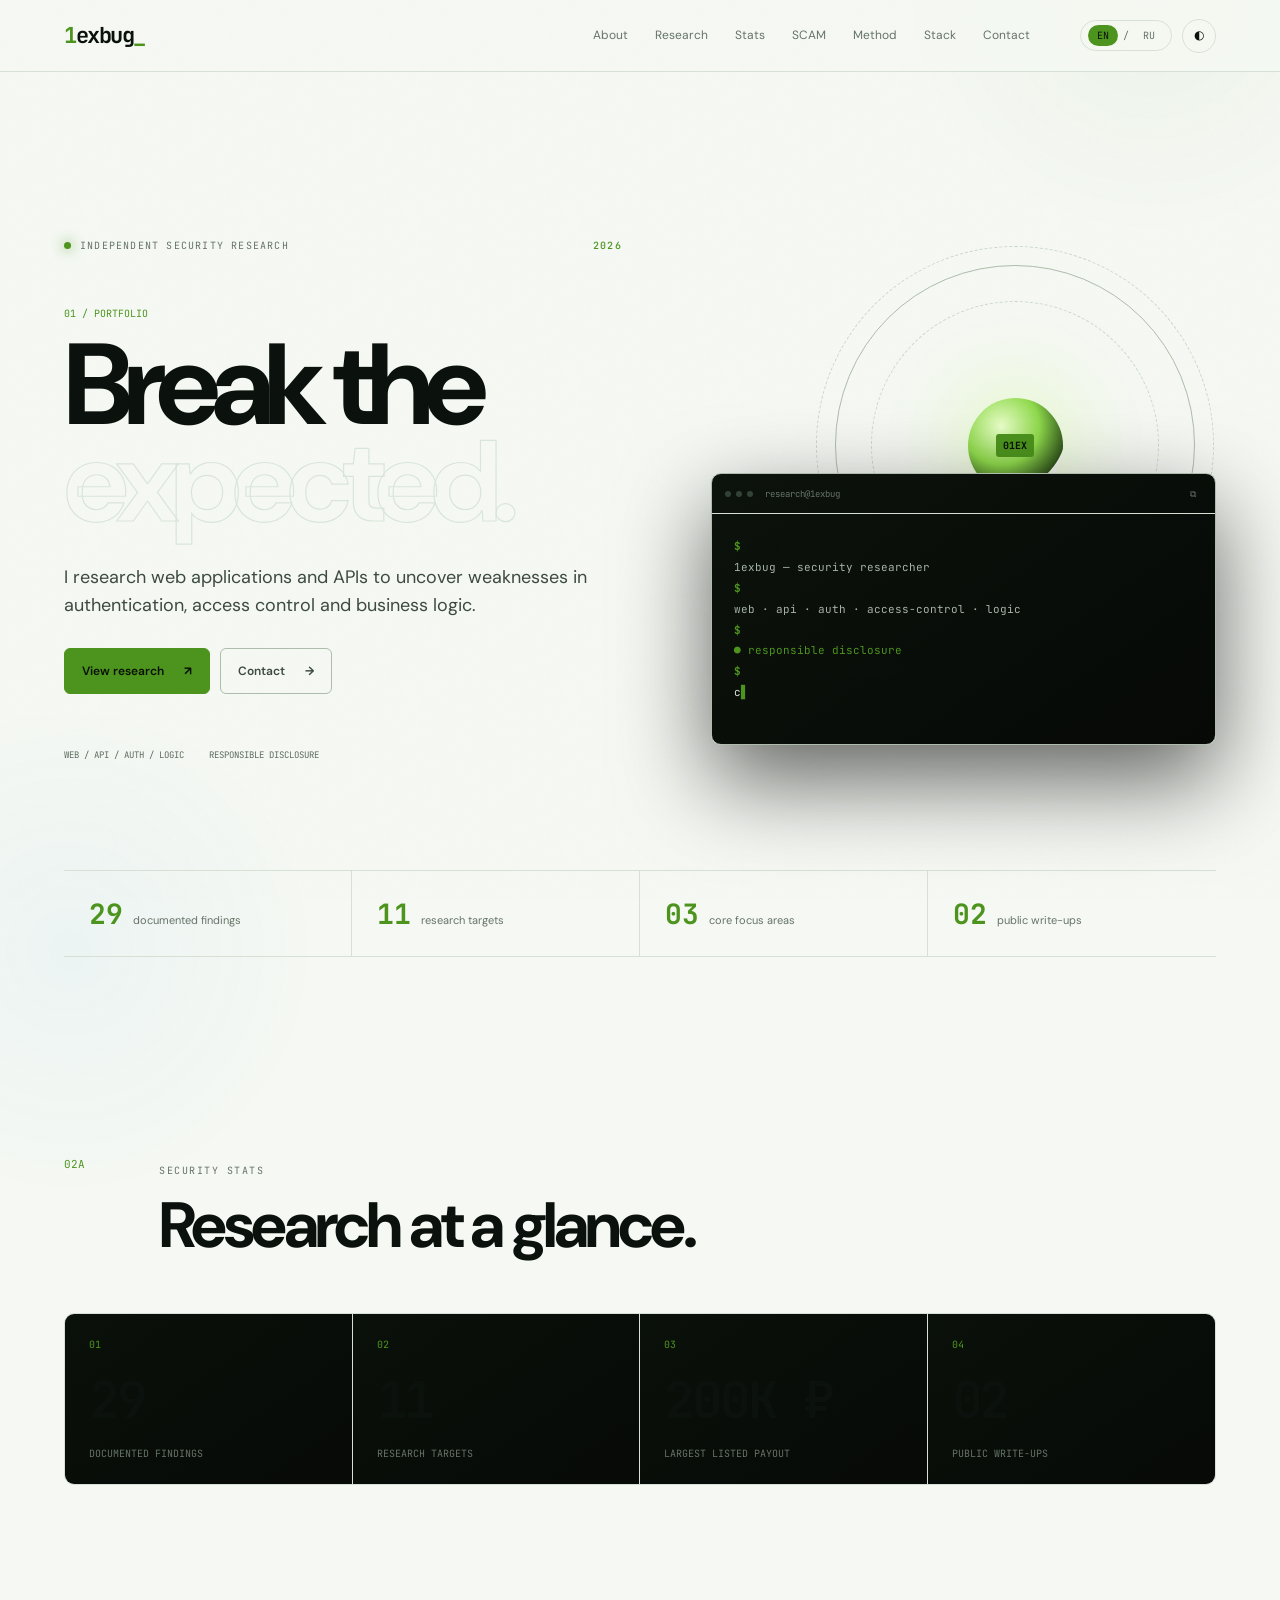
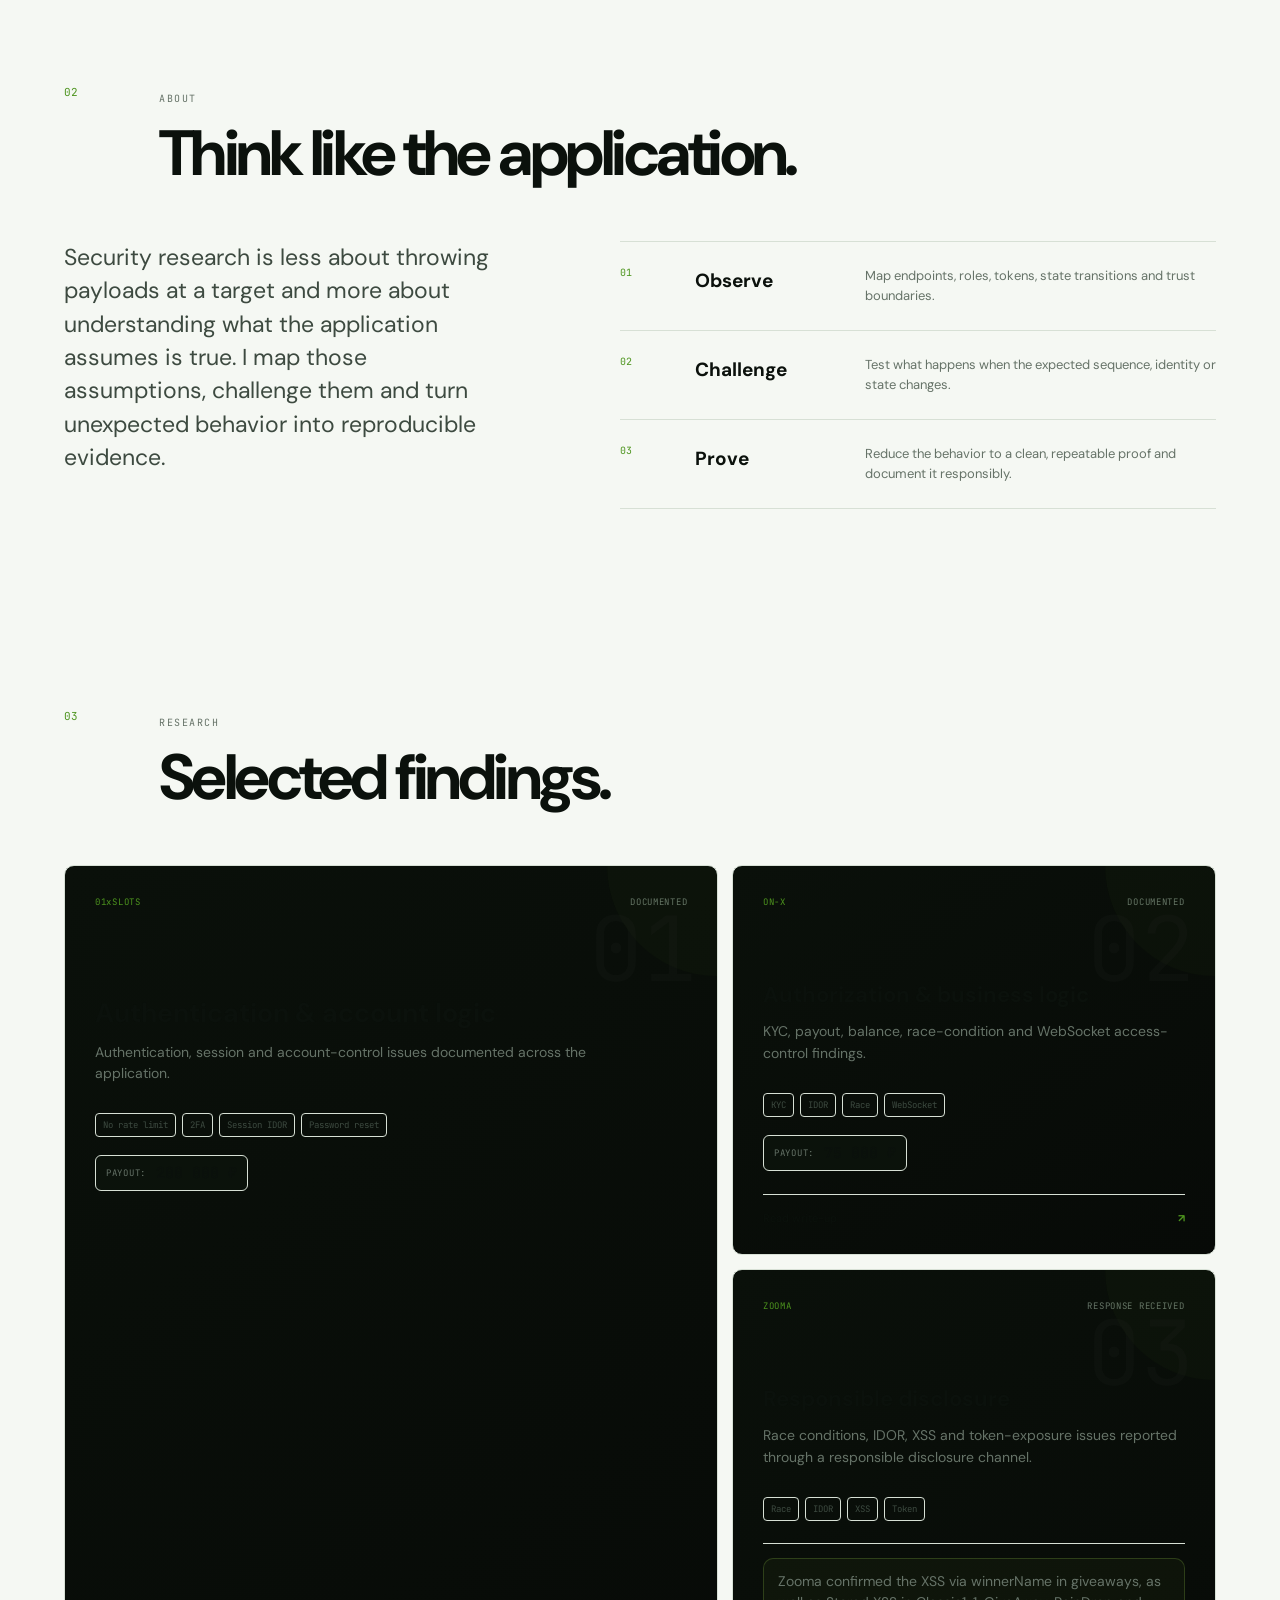
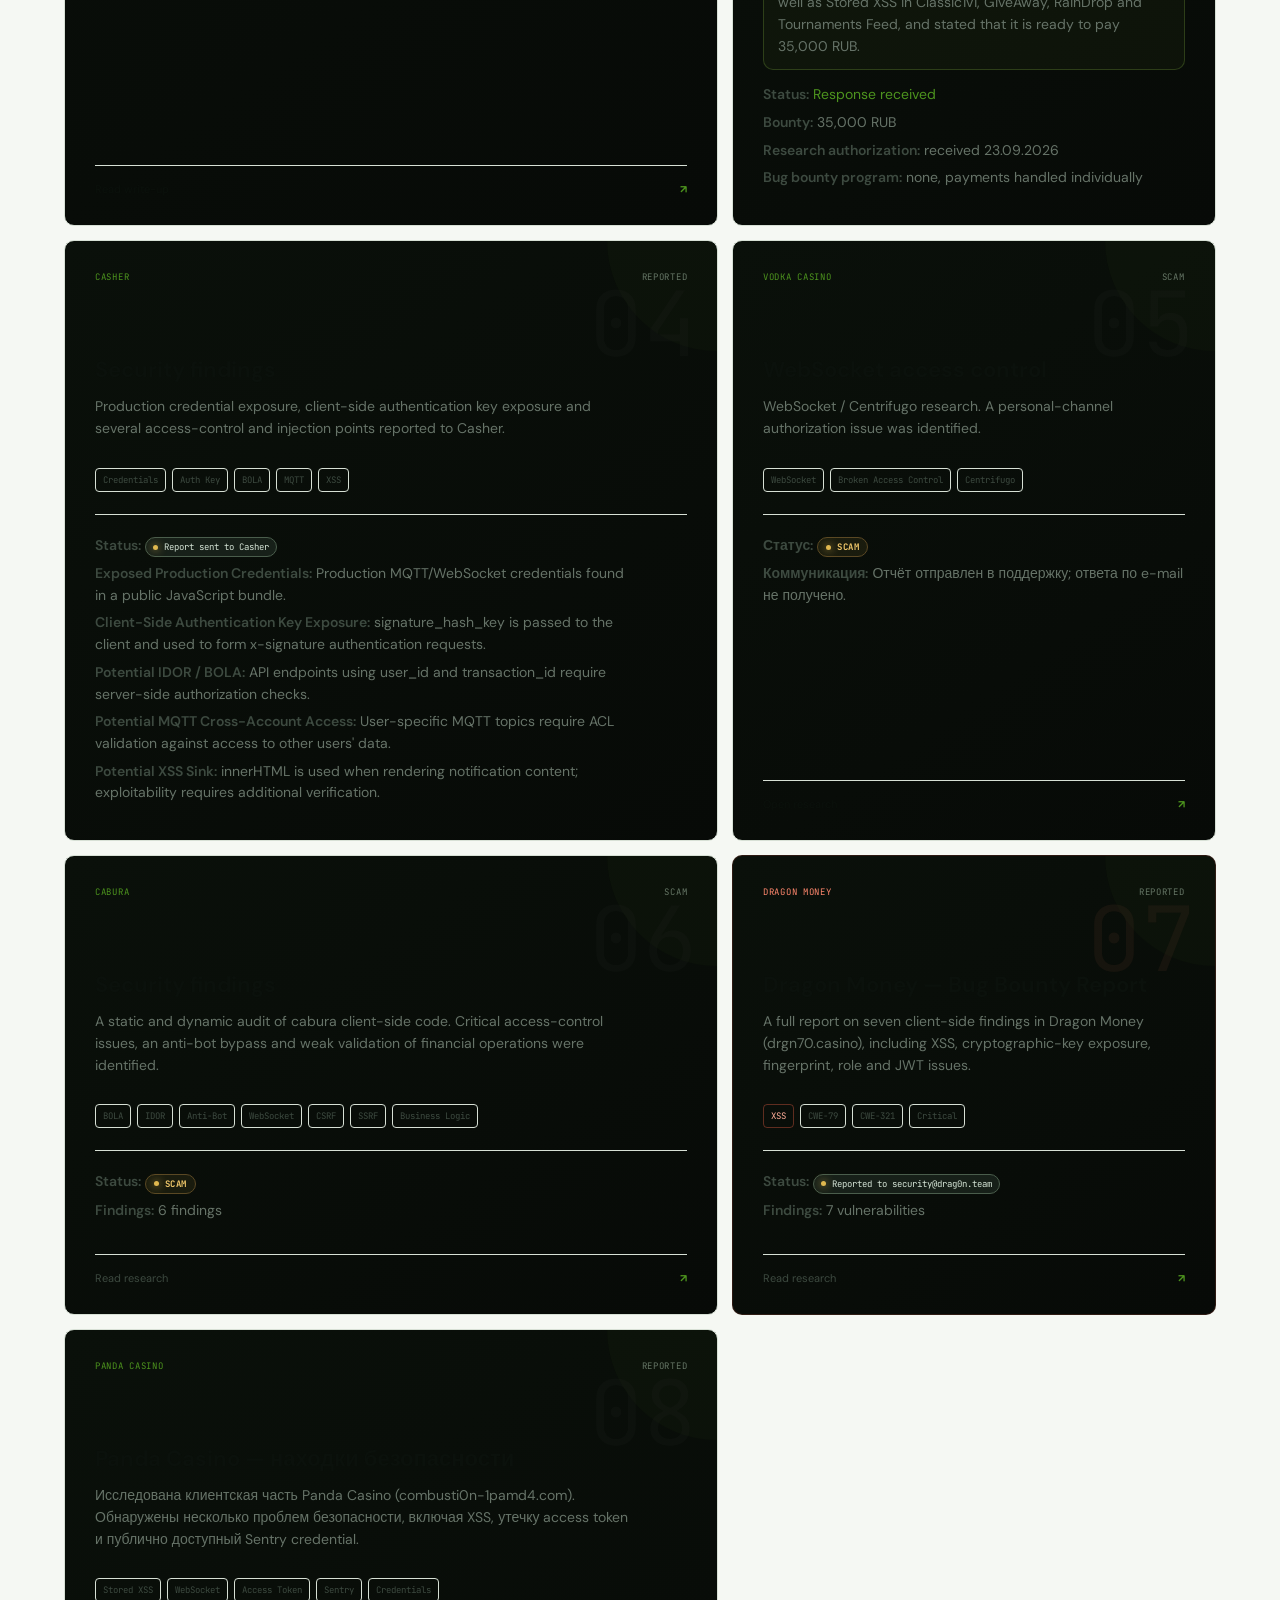
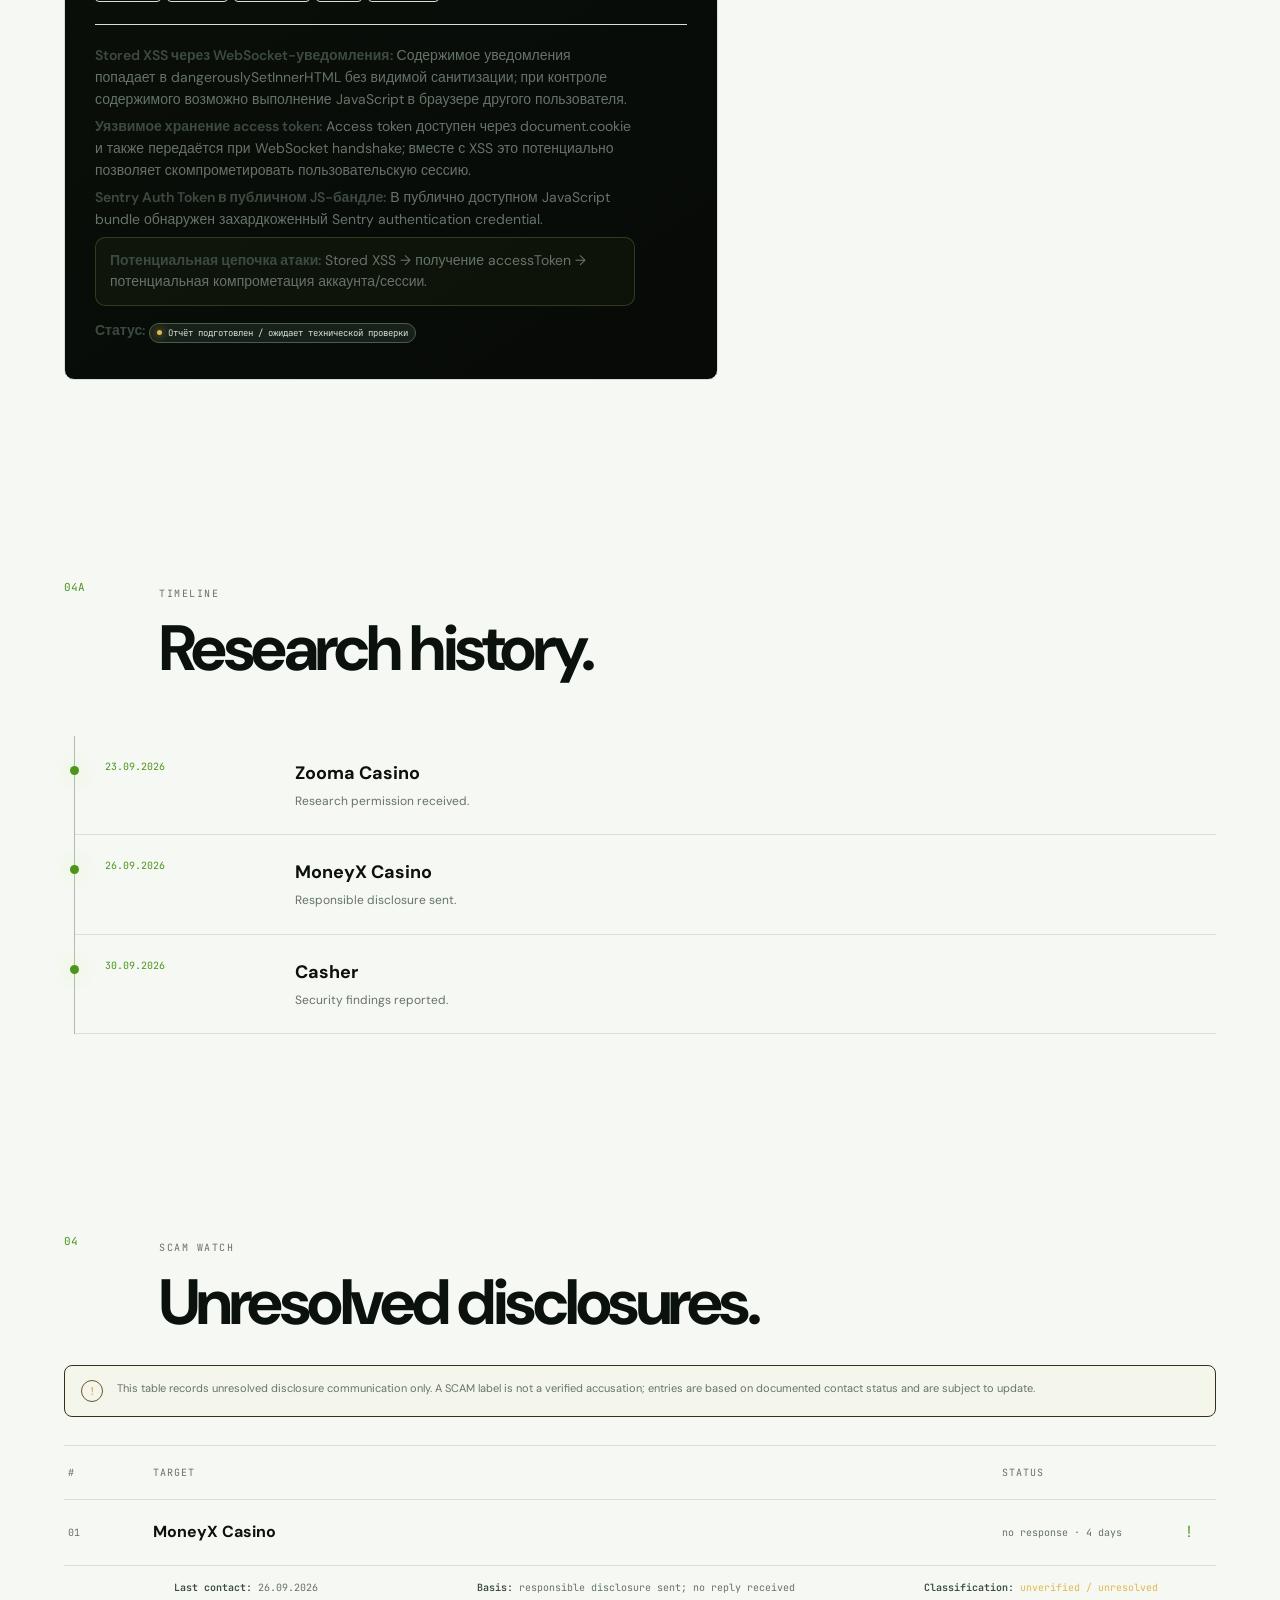
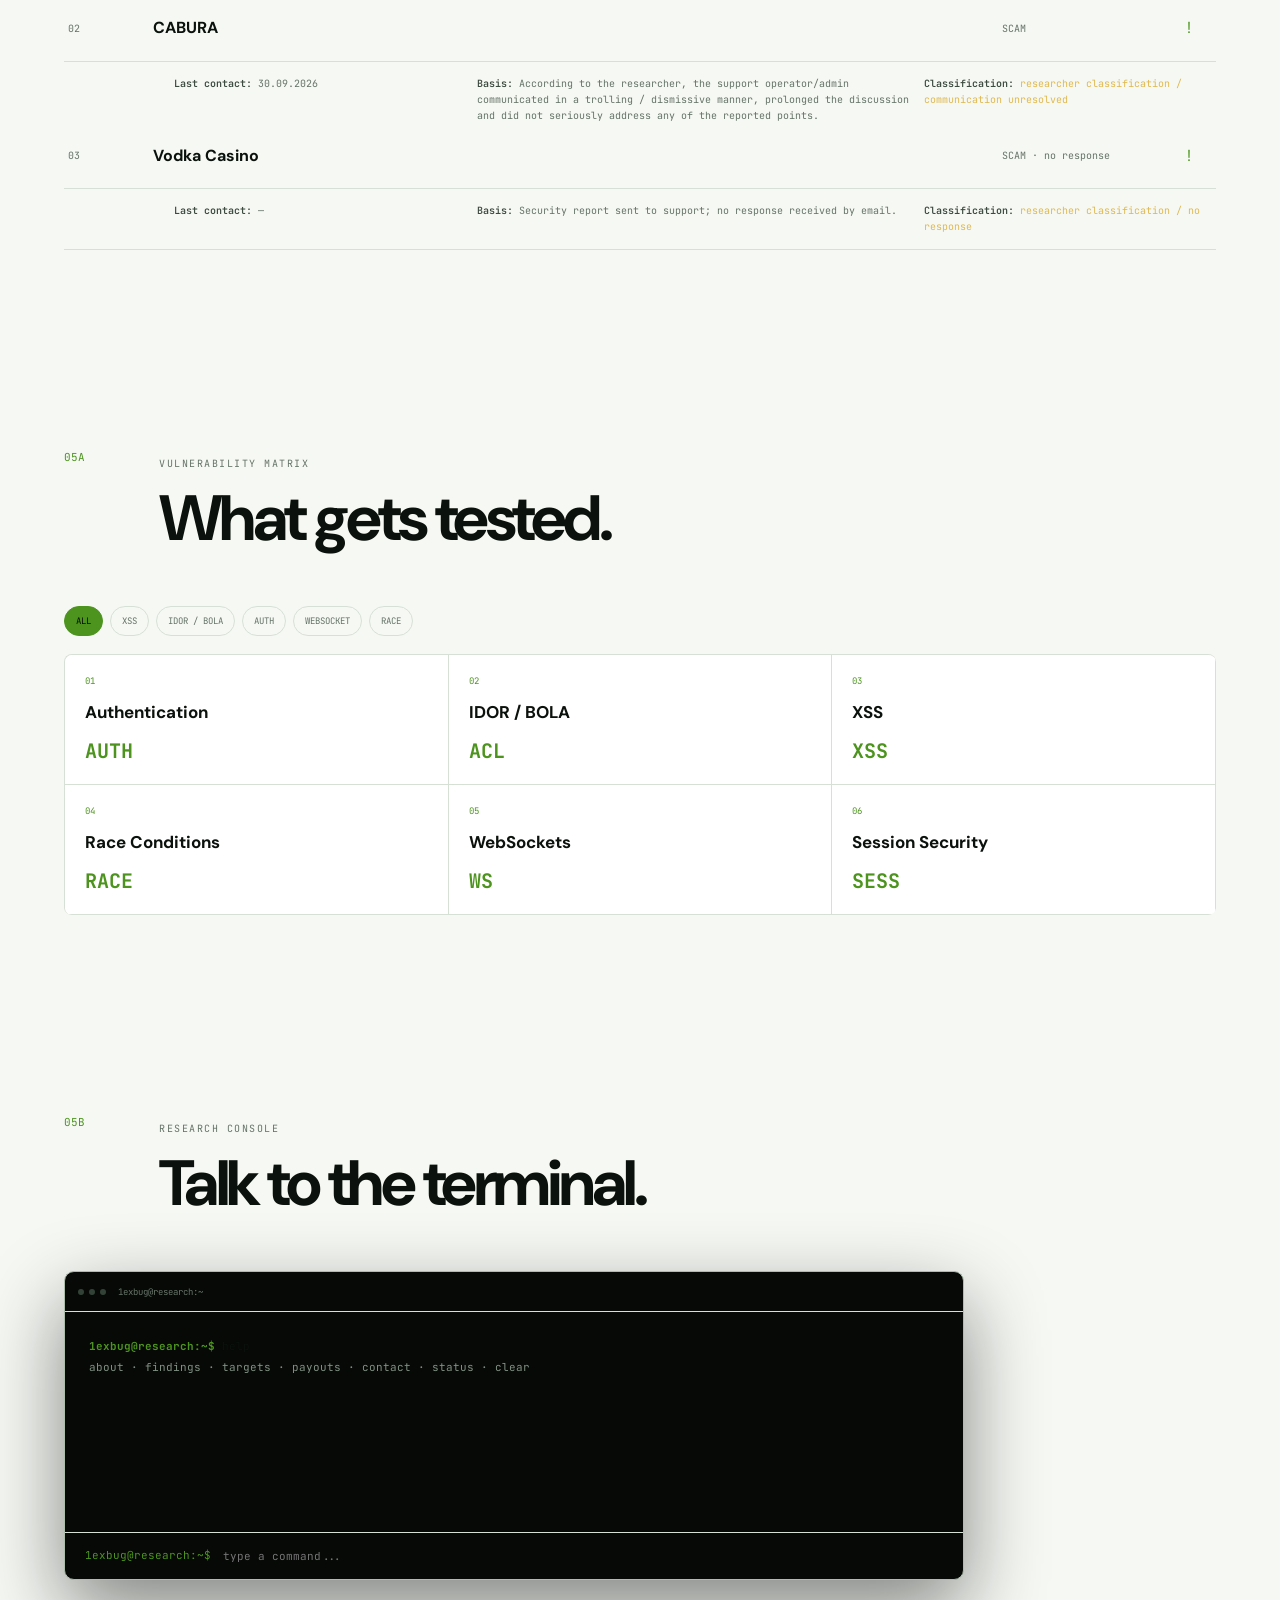
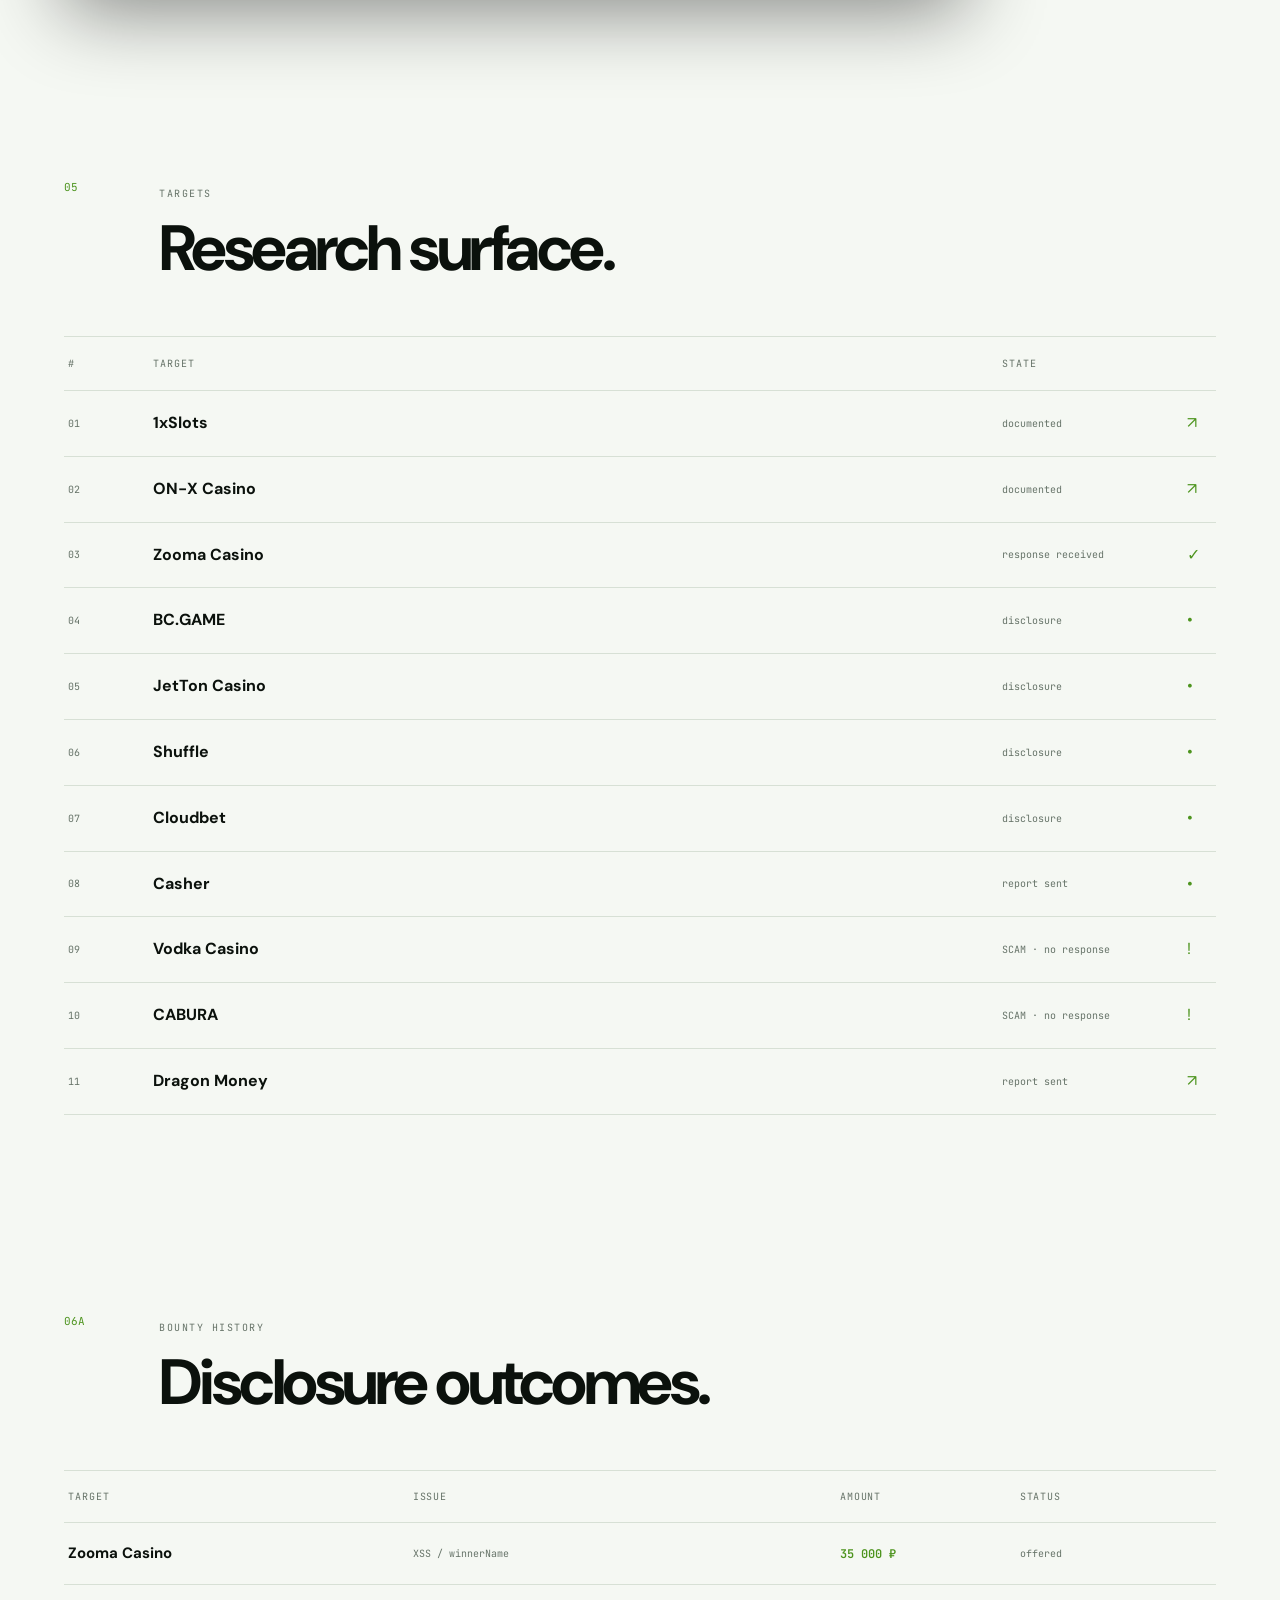
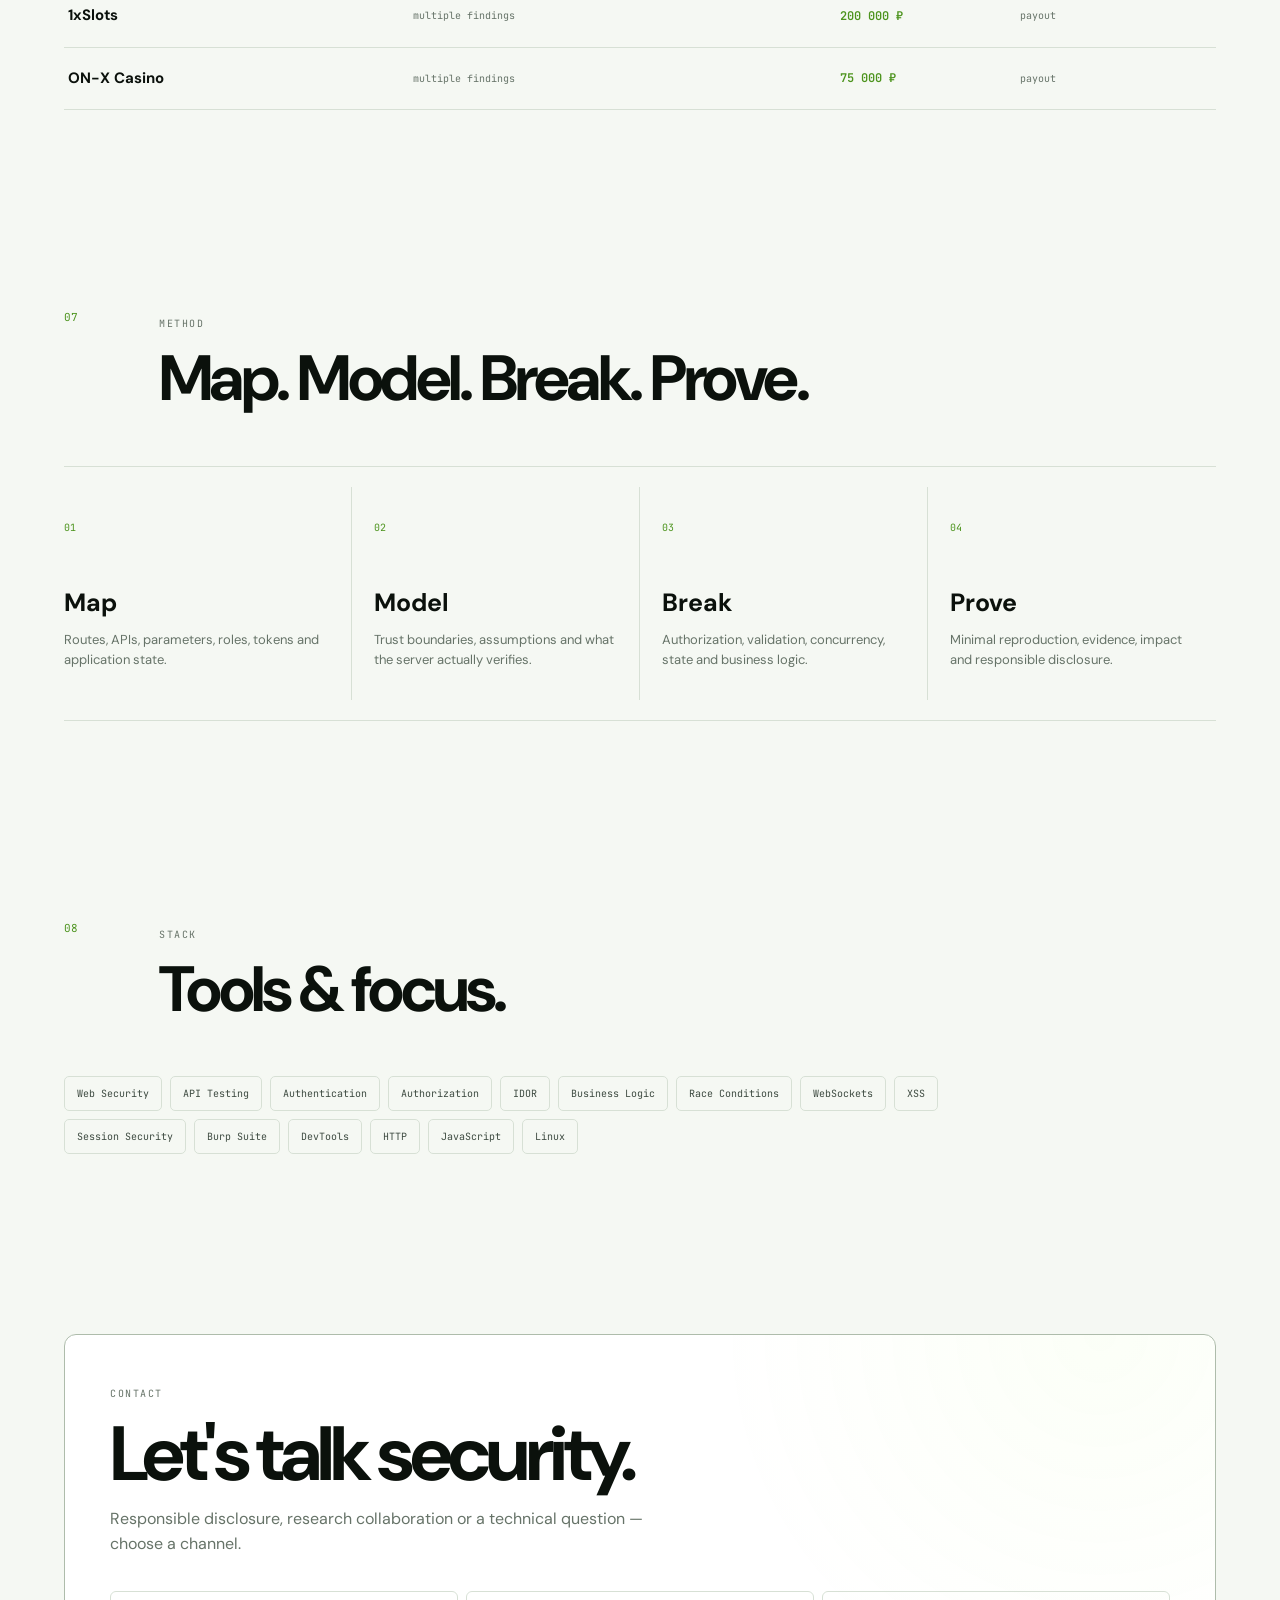
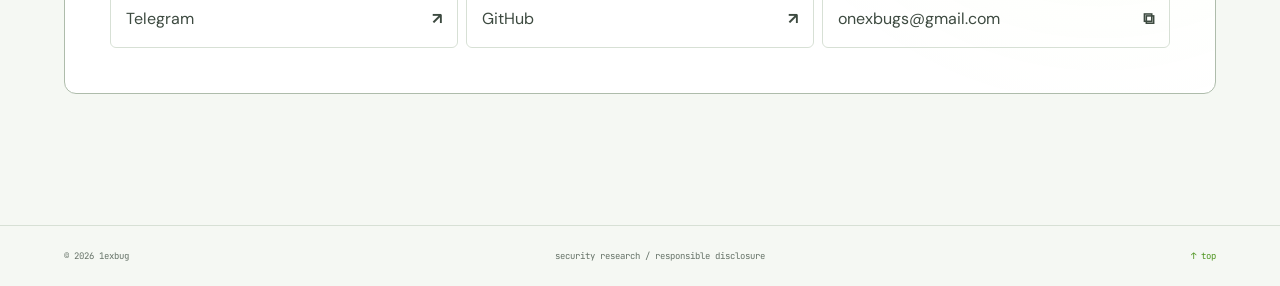
<file: index.html>
<!doctype html>
<html lang="en">
<head>
<meta charset="utf-8">
<meta name="viewport" content="width=device-width,initial-scale=1">
<meta name="theme-color" content="#050705">
<meta name="color-scheme" content="dark light">
<meta name="description" content="1exbug — independent security research portfolio. Web, API, authentication, access control and business logic.">
<title>1exbug — Security Researcher</title>
<link rel="icon" href="favicon.svg" type="image/svg+xml">
<link rel="preconnect" href="https://fonts.googleapis.com">
<link rel="preconnect" href="https://fonts.gstatic.com" crossorigin>
<link href="https://fonts.googleapis.com/css2?family=DM+Sans:wght@400;500;600;700&family=JetBrains+Mono:wght@400;500;600;700&display=swap" rel="stylesheet">
<link rel="stylesheet" href="style.css?v=20260930v29">
</head>
<body>
<a class="skip-link" href="#main-content">Skip to content</a>
<div class="scroll-progress" id="progress"></div>
<div class="ambient a1"></div><div class="ambient a2"></div>
<div class="grain"></div>
<div class="cursor-dot" id="cursorDot"></div><div class="cursor-ring" id="cursorRing"></div>
<div class="hero-scanline"></div>

<header class="nav">
  <a class="logo" href="#home"><span>1</span>exbug<span class="caret">_</span></a>
  <nav class="desktop-nav" id="desktopNav">
    <a href="#about" data-i18n="nav.about">About</a>
    <a href="#research" data-i18n="nav.research">Research</a>
    <a href="#stats" data-i18n="nav.stats">Stats</a>
    <a href="#scam" data-i18n="nav.scam">SCAM</a>
    <a href="#method" data-i18n="nav.method">Method</a>
    <a href="#stack" data-i18n="nav.stack">Stack</a>
    <a href="#contact" data-i18n="nav.contact">Contact</a>
  </nav>
  <div class="nav-tools">
    <div class="lang-switch" aria-label="Language">
      <button id="langEN" class="lang active">EN</button><span>/</span><button id="langRU" class="lang">RU</button>
    </div>
    <button class="round-btn" id="themeToggle" title="Toggle theme" aria-label="Toggle theme" aria-pressed="false">◐</button>
    <button class="menu-btn round-btn" id="menuBtn" aria-label="Open menu" aria-controls="mobilePanel" aria-expanded="false">☰</button>
  </div>
</header>

<div class="mobile-panel" id="mobilePanel">
  <a href="#about" data-i18n="nav.about">About</a><a href="#research" data-i18n="nav.research">Research</a><a href="#stats" data-i18n="nav.stats">Stats</a><a href="#scam" data-i18n="nav.scam">SCAM</a><a href="#method" data-i18n="nav.method">Method</a><a href="#stack" data-i18n="nav.stack">Stack</a><a href="#contact" data-i18n="nav.contact">Contact</a>
</div>

<main id="main-content">
<section class="hero" id="home">
  <div class="hero-copy">
    <div class="status-line"><i></i><span data-i18n="hero.status">Independent security research</span><b>2026</b></div>
    <p class="hero-index">01 / PORTFOLIO</p>
    <h1>Break the<br><span class="outline">expected.</span></h1>
    <p class="hero-sub" data-i18n="hero.sub">I research web applications and APIs to uncover weaknesses in authentication, access control and business logic.</p>
    <div class="hero-actions">
      <a class="btn primary" href="#research"><span data-i18n="hero.cta">View research</span><b>↗</b></a>
      <a class="btn secondary" href="#contact"><span data-i18n="hero.contact">Contact</span><b>→</b></a>
    </div>
    <div class="hero-foot"><span>WEB / API / AUTH / LOGIC</span><span>RESPONSIBLE DISCLOSURE</span></div>
  </div>

  <div class="hero-visual">
    <div class="orb"><div class="orb-core"></div><span class="orb-label">01EX</span><span class="orb-ring r1"></span><span class="orb-ring r2"></span></div>
    <div class="terminal">
      <div class="terminal-bar"><span><i></i><i></i><i></i></span><em>research@1exbug</em><button id="copyTerminal">⧉</button></div>
      <div class="terminal-content">
        <p><b>$</b> whoami</p><p class="dim">1exbug — security researcher</p>
        <p><b>$</b> scope</p><p class="dim">web · api · auth · access-control · logic</p>
        <p><b>$</b> mode</p><p class="green">● responsible disclosure</p>
        <p><b>$</b> hunt --mode=methodical</p><p class="type" id="typeLine"></p><span class="cursor">▋</span>
      </div>
    </div>
  </div>
</section>

<section class="metrics">
  <div><strong>29</strong><span data-i18n="metrics.findings">documented findings</span></div>
  <div><strong>11</strong><span data-i18n="metrics.targets">research targets</span></div>
  <div><strong>03</strong><span data-i18n="metrics.focus">core focus areas</span></div>
  <div><strong>02</strong><span data-i18n="metrics.writeups">public write-ups</span></div>
</section>

<section class="section stats-section" id="stats">
  <div class="section-head reveal"><span>02A</span><div><small data-i18n="labels.stats">SECURITY STATS</small><h2 data-i18n="stats.title">Research at a glance.</h2></div></div>
  <div class="stats-grid reveal">
    <article><span>01</span><strong>29</strong><b data-i18n="stats.findings">documented findings</b></article>
    <article><span>02</span><strong>11</strong><b data-i18n="stats.targets">research targets</b></article>
    <article><span>03</span><strong>200K ₽</strong><b data-i18n="stats.payout">largest listed payout</b></article>
    <article><span>04</span><strong>02</strong><b data-i18n="stats.writeups">public write-ups</b></article>
  </div>
</section>

<section class="section" id="about">
  <div class="section-head reveal"><span>02</span><div><small data-i18n="labels.about">ABOUT</small><h2 data-i18n="about.title">Think like the application.</h2></div></div>
  <div class="about-layout">
    <p class="big-copy reveal" data-i18n="about.text">Security research is less about throwing payloads at a target and more about understanding what the application assumes is true. I map those assumptions, challenge them and turn unexpected behavior into reproducible evidence.</p>
    <div class="principles">
      <article class="principle reveal"><span>01</span><h3 data-i18n="about.p1h">Observe</h3><p data-i18n="about.p1p">Map endpoints, roles, tokens, state transitions and trust boundaries.</p></article>
      <article class="principle reveal"><span>02</span><h3 data-i18n="about.p2h">Challenge</h3><p data-i18n="about.p2p">Test what happens when the expected sequence, identity or state changes.</p></article>
      <article class="principle reveal"><span>03</span><h3 data-i18n="about.p3h">Prove</h3><p data-i18n="about.p3p">Reduce the behavior to a clean, repeatable proof and document it responsibly.</p></article>
    </div>
  </div>
</section>

<section class="section research-section" id="research">
  <div class="section-head reveal"><span>03</span><div><small data-i18n="labels.research">RESEARCH</small><h2 data-i18n="research.title">Selected findings.</h2></div></div>
  <div class="research-grid">
    <article class="research-card large reveal" data-tilt>
      <div class="card-meta"><span>01xSLOTS</span><i>DOCUMENTED</i></div>
      <div class="card-number">01</div>
      <h3 data-i18n="cards.slots.title">Authentication & account logic</h3>
      <p data-i18n="cards.slots.text">Authentication, session and account-control issues documented across the application.</p>
      <div class="tags"><span>No rate limit</span><span>2FA</span><span>Session IDOR</span><span>Password reset</span></div>
      <div class="card-reward"><span data-i18n="cards.slots.rewardLabel">Выплата</span><strong>200 000 ₽</strong></div>
      <a href="writeup-1xslots.html" class="read-link" aria-label="Open 1xSlots write-up"><span data-i18n="read">Read write-up</span><b>↗</b></a>
    </article>
    <article class="research-card reveal delay-1" data-tilt>
      <div class="card-meta"><span>ON-X</span><i>DOCUMENTED</i></div>
      <div class="card-number">02</div>
      <h3 data-i18n="cards.onx.title">Authorization & business logic</h3>
      <p data-i18n="cards.onx.text">KYC, payout, balance, race-condition and WebSocket access-control findings.</p>
      <div class="tags"><span>KYC</span><span>IDOR</span><span>Race</span><span>WebSocket</span></div>
      <div class="card-reward"><span data-i18n="cards.onx.rewardLabel">Выплата</span><strong>75 000 ₽</strong></div>
      <a href="writeup-onx.html" class="read-link" aria-label="Open ON-X Casino write-up"><span data-i18n="read">Read write-up</span><b>↗</b></a>
    </article>
    <article class="research-card disclosure reveal delay-2">
      <div class="card-meta"><span>ZOOMA</span><i>RESPONSE RECEIVED</i></div>
      <div class="card-number">03</div>
      <h3 data-i18n="cards.zooma.title">Responsible disclosure</h3>
      <p data-i18n="cards.zooma.text">Race conditions, IDOR, XSS and token-exposure issues reported through a responsible disclosure channel.</p>
      <div class="tags"><span>Race</span><span>IDOR</span><span>XSS</span><span>Token</span></div>
      <div class="disclosure-note">
        <p class="disclosure-highlight" data-i18n="cards.zooma.result">Zooma подтвердила XSS через winnerName в розыгрышах, а также Stored XSS в Classic1v1, GiveAway, RainDrop и Tournaments Feed и сообщила о готовности выплатить 35 000 ₽.</p>
        <p><strong data-i18n="cards.zooma.statusLabel">Статус:</strong> <span class="status confirmed" data-i18n="cards.zooma.status">Ответ получен</span></p>
        <p><strong data-i18n="cards.zooma.rewardLabel">Награда:</strong> <span data-i18n="cards.zooma.reward">35 000 ₽</span></p>
        <p><strong data-i18n="cards.zooma.permissionLabel">Разрешение на исследование:</strong> <span data-i18n="cards.zooma.permission">получено 23.09.2026</span></p>
        <p><strong data-i18n="cards.zooma.bountyLabel">Bug bounty программа:</strong> <span data-i18n="cards.zooma.bounty">отсутствует, выплаты в индивидуальном порядке</span></p>
      </div>
    </article>
    
    <article class="research-card disclosure reveal delay-3">
      <div class="card-meta"><span>CASHER</span><i>REPORTED</i></div>
      <div class="card-number">04</div>
      <h3 data-i18n="cards.casher.title">Security findings</h3>
      <p data-i18n="cards.casher.text">Production credential exposure, client-side authentication key exposure and several access-control and injection points reported to Casher.</p>
      <div class="tags"><span>Credentials</span><span>Auth Key</span><span>BOLA</span><span>MQTT</span><span>XSS</span></div>
      <div class="disclosure-note">
        <p><strong data-i18n="cards.casher.statusLabel">Статус:</strong> <span class="status pending" data-i18n="cards.casher.status">Report sent to Casher</span></p>
        <p><strong data-i18n="cards.casher.finding1Label">Exposed Production Credentials:</strong> <span data-i18n="cards.casher.finding1">Production MQTT/WebSocket credentials found in a public JavaScript bundle.</span></p>
        <p><strong data-i18n="cards.casher.finding2Label">Client-Side Authentication Key Exposure:</strong> <span data-i18n="cards.casher.finding2"><code>signature_hash_key</code> is passed to the client and used to form <code>x-signature</code> authentication requests.</span></p>
        <p><strong data-i18n="cards.casher.finding3Label">Potential IDOR / BOLA:</strong> <span data-i18n="cards.casher.finding3">API endpoints using <code>user_id</code> and <code>transaction_id</code> require server-side authorization checks.</span></p>
        <p><strong data-i18n="cards.casher.finding4Label">Potential MQTT Cross-Account Access:</strong> <span data-i18n="cards.casher.finding4">User-specific MQTT topics require ACL validation against access to other users' data.</span></p>
        <p><strong data-i18n="cards.casher.finding5Label">Potential XSS Sink:</strong> <span data-i18n="cards.casher.finding5"><code>innerHTML</code> is used when rendering notification content; exploitability requires additional verification.</span></p>
      </div>
    </article>

    <article class="research-card reveal delay-3 vodka-card" data-tilt>
      <div class="card-meta"><span>VODKA CASINO</span><i>SCAM</i></div>
      <div class="card-number">05</div>
      <h3 data-i18n="cards.vodka.title">WebSocket access control</h3>
      <p data-i18n="cards.vodka.text">Исследование WebSocket / Centrifugo. Обнаружена проблема авторизации персональных каналов.</p>
      <div class="tags"><span>WebSocket</span><span>Broken Access Control</span><span>Centrifugo</span></div>
      <div class="disclosure-note">
        <p><strong data-i18n="cards.vodka.statusLabel">Статус:</strong> <span class="status scam">SCAM</span></p>
        <p><strong data-i18n="cards.vodka.responseLabel">Коммуникация:</strong> <span data-i18n="cards.vodka.response">Отчёт отправлен в поддержку; ответа по e-mail не получено.</span></p>
      </div>
      <a href="vodka-casino.html" class="read-link"><span data-i18n="cards.vodka.read">Открыть исследование</span><b>↗</b></a>
    </article>
    <article class="research-card cabura-card reveal delay-3" data-tilt>
      <div class="card-meta"><span>CABURA</span><i>SCAM</i></div>
      <div class="card-number">06</div>
      <h3 data-i18n="cards.cabura.title">Security findings</h3>
      <p data-i18n="cards.cabura.text">Статический и динамический аудит клиентской части cabura. Обнаружены критические проблемы контроля доступа, обхода антибот-защиты и слабой валидации финансовых операций.</p>
      <div class="tags"><span>BOLA</span><span>IDOR</span><span>Anti-Bot</span><span>WebSocket</span><span>CSRF</span><span>SSRF</span><span>Business Logic</span></div>
      <div class="disclosure-note">
        <p><strong data-i18n="cards.cabura.statusLabel">Статус:</strong> <span class="status scam" data-i18n="cards.cabura.status">SCAM</span></p>
        <p class="cabura-findings-line"><strong data-i18n="cards.cabura.findingsLabel">Находки:</strong> <span data-i18n="cards.cabura.findingsCount">6 findings</span></p>
      </div>
      <button type="button" class="read-link report-read" data-report-id="6" aria-haspopup="dialog"><span data-i18n="cards.cabura.read">Читать исследование</span><b>↗</b></button>
    </article>
    <article class="research-card cabura-card dragon-card reveal delay-3" data-tilt>
      <div class="card-meta"><span>DRAGON MONEY</span><i>REPORTED</i></div>
      <div class="card-number">07</div>
      <h3 data-i18n="cards.dragon.title">Dragon Money — Bug Bounty Report</h3>
      <p data-i18n="cards.dragon.text">Полный отчёт по 7 уязвимостям клиентской части Dragon Money (drgn70.casino): XSS, криптографический ключ, fingerprint, роли и JWT.</p>
      <div class="tags"><span>XSS</span><span>CWE-79</span><span>CWE-321</span><span>Critical</span></div>
      <div class="disclosure-note">
        <p><strong data-i18n="cards.dragon.statusLabel">Статус:</strong> <span class="status pending" data-i18n="cards.dragon.status">Отчёт отправлен в security@drag0n.team</span></p>
        <p><strong data-i18n="cards.dragon.findingsLabel">Находки:</strong> <span data-i18n="cards.dragon.findingsCount">7 уязвимостей</span></p>
      </div>
      <button type="button" class="read-link report-read" data-report-id="7" aria-haspopup="dialog"><span data-i18n="cards.dragon.read">Читать исследование</span><b>↗</b></button>
    </article>
    <article class="research-card disclosure reveal delay-3 panda-card" data-tilt>
      <div class="card-meta"><span>PANDA CASINO</span><i>REPORTED</i></div>
      <div class="card-number">08</div>
      <h3 data-i18n="cards.panda.title">Panda Casino — Security findings</h3>
      <p data-i18n="cards.panda.text">Client-side security research of Panda Casino (combusti0n-1pamd4.com). Several security issues were identified, including XSS, token exposure and a publicly accessible Sentry credential.</p>
      <div class="tags"><span>Stored XSS</span><span>WebSocket</span><span>Access Token</span><span>Sentry</span><span>Credentials</span></div>
      <div class="disclosure-note">
        <p><strong data-i18n="cards.panda.finding1Label">Stored XSS via WebSocket notifications:</strong> <span data-i18n="cards.panda.finding1">Notification content reaches dangerouslySetInnerHTML without apparent sanitization; controlled notification content may allow JavaScript execution in another user's browser.</span></p>
        <p><strong data-i18n="cards.panda.finding2Label">Access Token Exposure:</strong> <span data-i18n="cards.panda.finding2">The access token is accessible through document.cookie and is also transmitted during the WebSocket handshake; together with XSS this may enable session compromise.</span></p>
        <p><strong data-i18n="cards.panda.finding3Label">Sentry Auth Token Exposure:</strong> <span data-i18n="cards.panda.finding3">A hardcoded Sentry authentication credential was identified inside a publicly accessible JavaScript bundle.</span></p>
        <p class="disclosure-highlight"><strong data-i18n="cards.panda.chainLabel">Potential attack chain:</strong> <span data-i18n="cards.panda.chain">Stored XSS → accessToken exposure → potential account/session compromise.</span></p>
        <p><strong data-i18n="cards.panda.statusLabel">Status:</strong> <span class="status pending" data-i18n="cards.panda.status">Report prepared / awaiting technical review</span></p>
      </div>
    </article>
  </div>
</section>

<section class="section timeline-section" id="timeline">
  <div class="section-head reveal"><span>04A</span><div><small data-i18n="labels.timeline">TIMELINE</small><h2 data-i18n="timeline.title">Research history.</h2></div></div>
  <div class="timeline reveal">
    <article><time>23.09.2026</time><div><strong>Zooma Casino</strong><span data-i18n="timeline.zooma">Research permission received.</span></div></article>
    <article><time>26.09.2026</time><div><strong>MoneyX Casino</strong><span data-i18n="timeline.moneyx">Responsible disclosure sent.</span></div></article>
    <article><time>30.09.2026</time><div><strong>Casher</strong><span data-i18n="timeline.casher">Security findings reported.</span></div></article>
  </div>
</section>

<section class="section scam-section" id="scam">
  <div class="section-head reveal"><span>04</span><div><small data-i18n="labels.scam">SCAM WATCH</small><h2 data-i18n="scam.title">Unresolved disclosures.</h2></div></div>
  <div class="scam-note reveal"><span class="scam-mark">!</span><p data-i18n="scam.note">This table records unresolved disclosure communication only. A SCAM label is not a verified accusation; entries are based on documented contact status and are subject to update.</p></div>
  <div class="target-table scam-table reveal">
    <div class="target-row head"><span>#</span><span data-i18n="scam.target">Target</span><span data-i18n="scam.state">Status</span><span></span></div>
    <div class="target-row scam-row"><span>01</span><strong>MoneyX Casino</strong><em data-i18n="scam.moneyx.status">no response · 4 days</em><b>!</b></div>
    <div class="scam-details">
      <span><strong data-i18n="scam.lastContactLabel">Last contact:</strong> <span data-i18n="scam.moneyx.lastContact">26.09.2026</span></span>
      <span><strong data-i18n="scam.basisLabel">Basis:</strong> <span data-i18n="scam.moneyx.basis">responsible disclosure sent; no reply received</span></span>
      <span><strong data-i18n="scam.classLabel">Classification:</strong> <span class="scam-unverified" data-i18n="scam.moneyx.classification">unverified / unresolved</span></span>
    </div>
    <div class="target-row scam-row"><span>02</span><strong>CABURA</strong><em data-i18n="scam.cabura.status">SCAM</em><b>!</b></div>
    <div class="scam-details">
      <span><strong data-i18n="scam.lastContactLabel">Last contact:</strong> <span data-i18n="scam.cabura.lastContact">30.09.2026</span></span>
      <span><strong data-i18n="scam.basisLabel">Basis:</strong> <span data-i18n="scam.cabura.basis">According to the researcher, the support operator/admin communicated in a trolling / dismissive manner, prolonged the discussion and did not seriously address any of the reported points.</span></span>
      <span><strong data-i18n="scam.classLabel">Classification:</strong> <span class="scam-unverified" data-i18n="scam.cabura.classification">researcher classification / communication unresolved</span></span>
    </div>
    <div class="target-row scam-row"><span>03</span><strong>Vodka Casino</strong><em data-i18n="scam.vodka.status">SCAM · no response</em><b>!</b></div>
    <div class="scam-details">
      <span><strong data-i18n="scam.lastContactLabel">Last contact:</strong> <span data-i18n="scam.vodka.lastContact">—</span></span>
      <span><strong data-i18n="scam.basisLabel">Basis:</strong> <span data-i18n="scam.vodka.basis">Security report sent to support; no response received by email.</span></span>
      <span><strong data-i18n="scam.classLabel">Classification:</strong> <span class="scam-unverified" data-i18n="scam.vodka.classification">researcher classification / no response</span></span>
    </div>
  </div>
</section>

<section class="section vuln-section" id="vulns">
  <div class="section-head reveal"><span>05A</span><div><small data-i18n="labels.vulns">VULNERABILITY MATRIX</small><h2 data-i18n="vulns.title">What gets tested.</h2></div></div>
  <div class="filter-bar reveal" id="vulnFilters">
    <button class="filter active" data-filter="all" data-i18n="vulns.all">ALL</button>
    <button class="filter" data-filter="xss">XSS</button>
    <button class="filter" data-filter="idor">IDOR / BOLA</button>
    <button class="filter" data-filter="auth">AUTH</button>
    <button class="filter" data-filter="ws">WEBSOCKET</button>
    <button class="filter" data-filter="race">RACE</button>
  </div>
  <div class="vuln-matrix reveal">
    <div class="vuln-item" data-vuln="auth"><span>01</span><strong>Authentication</strong><em>AUTH</em></div>
    <div class="vuln-item" data-vuln="idor"><span>02</span><strong>IDOR / BOLA</strong><em>ACL</em></div>
    <div class="vuln-item" data-vuln="xss"><span>03</span><strong>XSS</strong><em>XSS</em></div>
    <div class="vuln-item" data-vuln="race"><span>04</span><strong>Race Conditions</strong><em>RACE</em></div>
    <div class="vuln-item" data-vuln="ws"><span>05</span><strong>WebSockets</strong><em>WS</em></div>
    <div class="vuln-item" data-vuln="auth"><span>06</span><strong>Session Security</strong><em>SESS</em></div>
  </div>
</section>

<section class="section terminal-section" id="console">
  <div class="section-head reveal"><span>05B</span><div><small data-i18n="labels.console">RESEARCH CONSOLE</small><h2 data-i18n="console.title">Talk to the terminal.</h2></div></div>
  <div class="interactive-terminal reveal">
    <div class="terminal-bar"><span><i></i><i></i><i></i></span><em>1exbug@research:~</em></div>
    <div class="console-output" id="consoleOutput"><p><b>1exbug@research:~$</b> <span>help</span></p><p class="dim">about · findings · targets · payouts · contact · status · clear</p></div>
    <form id="consoleForm"><span>1exbug@research:~$</span><input id="consoleInput" autocomplete="off" spellcheck="false" aria-label="Terminal command" data-i18n-placeholder="console.placeholder" placeholder="type a command..." /></form>
  </div>
</section>

<section class="section targets-section" id="targets">
  <div class="section-head reveal"><span>05</span><div><small data-i18n="labels.targets">TARGETS</small><h2 data-i18n="targets.title">Research surface.</h2></div></div>
  <div class="target-table reveal">
    <div class="target-row head"><span>#</span><span data-i18n="targets.target">Target</span><span data-i18n="targets.state">State</span><span></span></div>
    <a class="target-row clickable" href="writeup-1xslots.html"><span>01</span><strong>1xSlots</strong><em>documented</em><b>↗</b></a>
    <a class="target-row clickable" href="writeup-onx.html"><span>02</span><strong>ON-X Casino</strong><em>documented</em><b>↗</b></a>
    <div class="target-row"><span>03</span><strong>Zooma Casino</strong><em data-i18n="targets.responded">response received</em><b>✓</b></div>
    <div class="target-row"><span>04</span><strong>BC.GAME</strong><em data-i18n="targets.pending">disclosure</em><b>•</b></div>
    <div class="target-row"><span>05</span><strong>JetTon Casino</strong><em data-i18n="targets.pending">disclosure</em><b>•</b></div>
    <div class="target-row"><span>06</span><strong>Shuffle</strong><em data-i18n="targets.pending">disclosure</em><b>•</b></div>
    <div class="target-row"><span>07</span><strong>Cloudbet</strong><em data-i18n="targets.pending">disclosure</em><b>•</b></div>
    <div class="target-row"><span>08</span><strong>Casher</strong><em data-i18n="targets.reported">report sent</em><b>•</b></div>
    <div class="target-row scam-row"><span>09</span><strong>Vodka Casino</strong><em data-i18n="targets.scam">SCAM · no response</em><b>!</b></div>
    <div class="target-row scam-row clickable report-target-row" role="button" tabindex="0" data-report-id="6"><span>10</span><strong>CABURA</strong><em data-i18n="targets.scam">SCAM</em><b>!</b></div>
    <div class="target-row clickable report-target-row" role="button" tabindex="0" data-report-id="7"><span>11</span><strong>Dragon Money</strong><em data-i18n="targets.reported">report sent</em><b>↗</b></div>
  </div>
</section>

<section class="section bounty-section" id="bounty">
  <div class="section-head reveal"><span>06A</span><div><small data-i18n="labels.bounty">BOUNTY HISTORY</small><h2 data-i18n="bounty.title">Disclosure outcomes.</h2></div></div>
  <div class="bounty-table reveal">
    <div class="bounty-row head"><span data-i18n="bounty.target">Target</span><span data-i18n="bounty.issue">Issue</span><span data-i18n="bounty.amount">Amount</span><span data-i18n="bounty.status">Status</span></div>
    <div class="bounty-row"><strong>Zooma Casino</strong><span>XSS / winnerName</span><b>35 000 ₽</b><em data-i18n="bounty.offered">offered</em></div>
    <div class="bounty-row"><strong>1xSlots</strong><span data-i18n="bounty.pendingIssue">multiple findings</span><b>200 000 ₽</b><em data-i18n="bounty.recorded">payout recorded</em></div>
    <div class="bounty-row"><strong>ON-X Casino</strong><span data-i18n="bounty.pendingIssue">multiple findings</span><b>75 000 ₽</b><em data-i18n="bounty.recorded">payout recorded</em></div>
  </div>
</section>

<section class="section method-section" id="method">
  <div class="section-head reveal"><span>07</span><div><small data-i18n="labels.method">METHOD</small><h2 data-i18n="method.title">Map. Model. Break. Prove.</h2></div></div>
  <div class="method-grid">
    <article class="method-card reveal"><span>01</span><h3 data-i18n="method.m1h">Map</h3><p data-i18n="method.m1p">Routes, APIs, parameters, roles, tokens and application state.</p></article>
    <article class="method-card reveal delay-1"><span>02</span><h3 data-i18n="method.m2h">Model</h3><p data-i18n="method.m2p">Trust boundaries, assumptions and what the server actually verifies.</p></article>
    <article class="method-card reveal delay-2"><span>03</span><h3 data-i18n="method.m3h">Break</h3><p data-i18n="method.m3p">Authorization, validation, concurrency, state and business logic.</p></article>
    <article class="method-card reveal delay-3"><span>04</span><h3 data-i18n="method.m4h">Prove</h3><p data-i18n="method.m4p">Minimal reproduction, evidence, impact and responsible disclosure.</p></article>
  </div>
</section>

<section class="section stack-section" id="stack">
  <div class="section-head reveal"><span>08</span><div><small data-i18n="labels.stack">STACK</small><h2 data-i18n="stack.title">Tools & focus.</h2></div></div>
  <div class="stack-list reveal">
    <span>Web Security</span><span>API Testing</span><span>Authentication</span><span>Authorization</span><span>IDOR</span><span>Business Logic</span><span>Race Conditions</span><span>WebSockets</span><span>XSS</span><span>Session Security</span><span>Burp Suite</span><span>DevTools</span><span>HTTP</span><span>JavaScript</span><span>Linux</span>
  </div>
</section>

<section class="contact" id="contact">
  <div class="contact-inner reveal">
    <div><small data-i18n="labels.contact">CONTACT</small><h2 data-i18n="contact.title">Let's talk security.</h2><p data-i18n="contact.text">Responsible disclosure, research collaboration or a technical question — choose a channel.</p></div>
    <div class="contact-links">
      <a href="https://t.me/onexbug" target="_blank" rel="noopener"><span>Telegram</span><b>↗</b></a>
      <a href="https://github.com/1exbug" target="_blank" rel="noopener"><span>GitHub</span><b>↗</b></a>
      <button id="copyEmail"><span>onexbugs@gmail.com</span><b>⧉</b></button>
    </div>
    <span class="toast" id="toast" data-i18n="copied">Email copied</span>
  </div>
</section>

<dialog class="report-modal" id="reportModal" aria-labelledby="reportModalTitle">
  <div class="report-modal__shell">
    <header class="report-modal__header">
      <div>
        <span class="report-modal__eyebrow" id="reportModalMeta">REPORT 06 / CABURA</span>
        <h2 id="reportModalTitle">CABURA — Security findings</h2>
      </div>
      <button type="button" class="report-modal__close" id="reportModalClose" aria-label="Close report" autofocus>×</button>
    </header>
    <div class="report-modal__body" id="reportModalBody"></div>
    <footer class="report-modal__footer">
      <span id="reportModalHint">Esc or click outside to close</span>
      <button type="button" class="btn secondary report-modal__done" id="reportModalDone">Close</button>
    </footer>
  </div>
</dialog>
</main>

<footer><span>© 2026 1exbug</span><span>security research / responsible disclosure</span><a href="#home">↑ top</a></footer>

<script src="lang.js?v=20260930v29" defer></script>
<script src="script.js?v=20260930v29" defer></script>
</body>
</html>
</file>
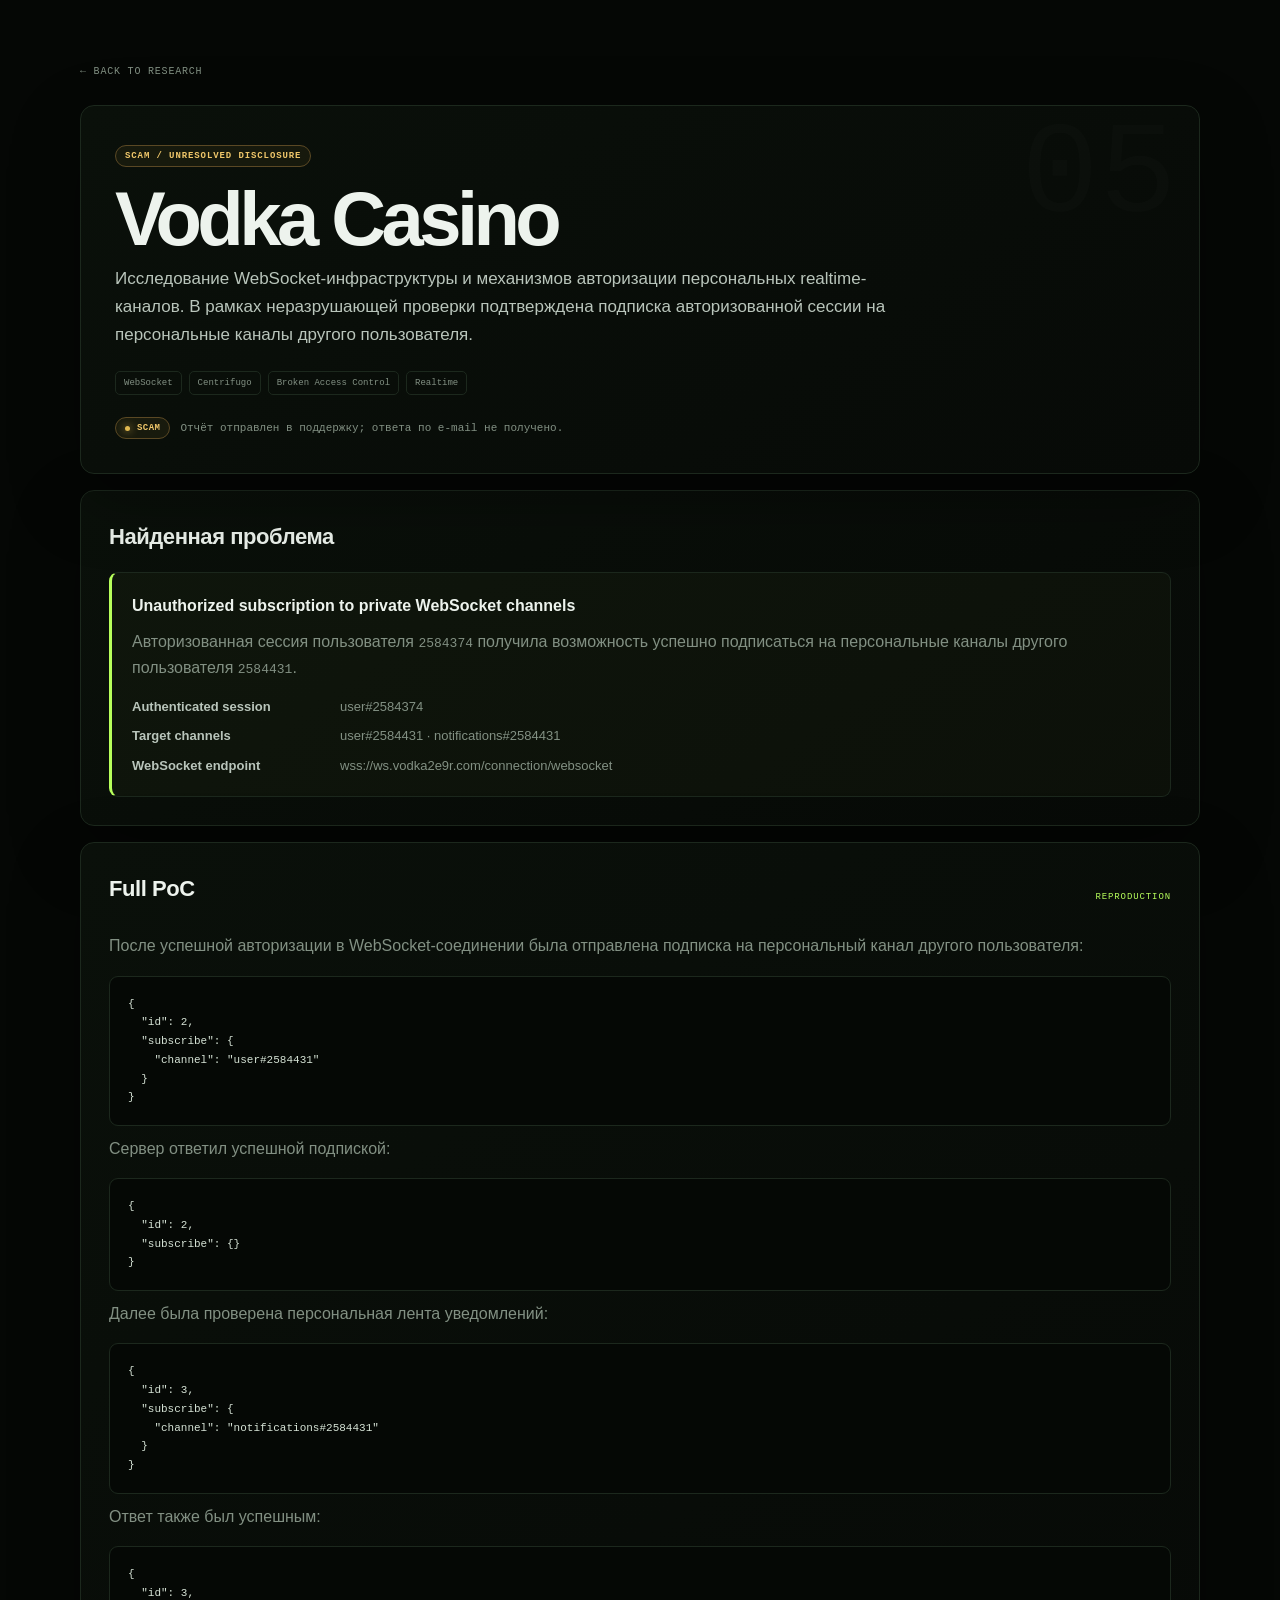
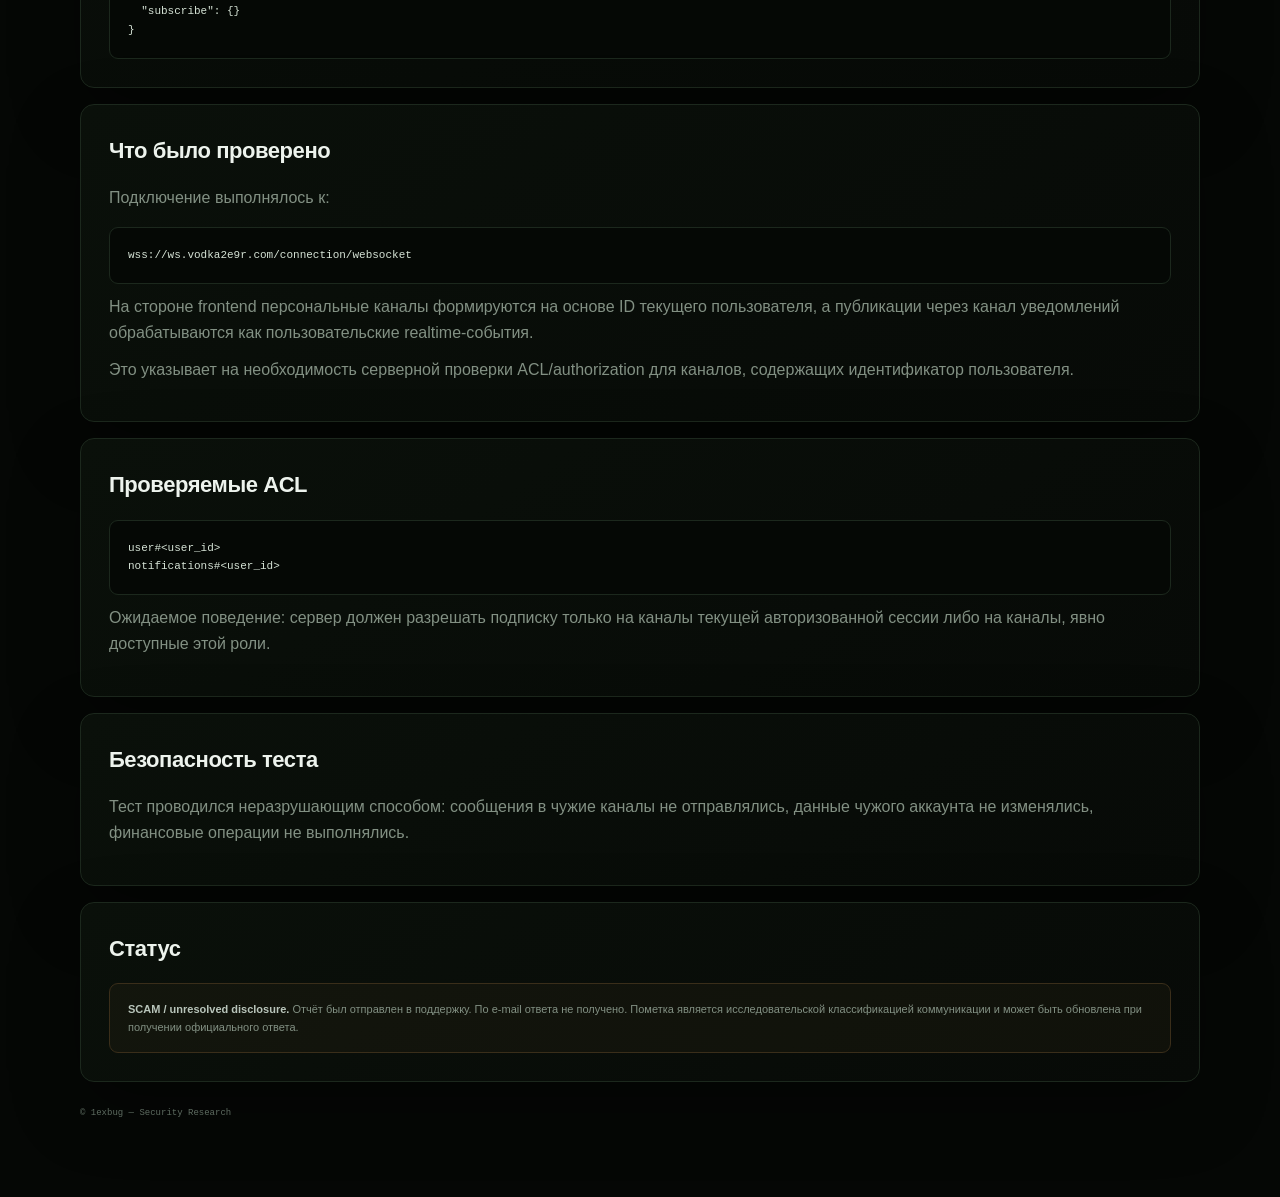
<file: vodka-casino.html>
<!DOCTYPE html>
<html lang="ru">
<head>
  <meta charset="UTF-8">
  <meta name="viewport" content="width=device-width, initial-scale=1.0">
  <title>Vodka Casino — Security Research | 1exbug</title>
  <meta name="description" content="WebSocket access-control research of Vodka Casino by 1exbug.">
  <style>
    *{box-sizing:border-box}
    :root{--bg:#050705;--panel:#0a100a;--panel2:#0d140d;--line:#1c281d;--line2:#304330;--text:#edf3ed;--muted:#829083;--soft:#b9c5bb;--green:#b7ff5b;--amber:#e0b84f}
    html{scroll-behavior:smooth}
    body{margin:0;background:var(--bg);color:var(--text);font-family:"DM Sans",Arial,sans-serif;line-height:1.65}
    .page{width:min(1120px,calc(100% - 40px));margin:0 auto;padding:56px 0 80px}
    .back{display:inline-flex;align-items:center;gap:8px;margin-bottom:28px;color:var(--muted);text-decoration:none;font:10px "JetBrains Mono",monospace;letter-spacing:.08em;text-transform:uppercase}
    .back:hover{color:var(--text)}
    .hero,.section{border:1px solid var(--line);border-radius:14px;background:linear-gradient(145deg,#0a100a,#070a07);box-shadow:0 25px 70px #0005}
    .hero{padding:34px;position:relative;overflow:hidden}
    .hero:after{content:"05";position:absolute;right:22px;top:6px;font:130px "JetBrains Mono",monospace;color:#ffffff04;line-height:1}
    .tag{display:inline-flex;align-items:center;gap:8px;padding:5px 9px;border:1px solid #5a4824;border-radius:999px;background:rgba(224,184,79,.06);color:#f0c76a;font:700 9px "JetBrains Mono",monospace;letter-spacing:.1em;text-transform:uppercase}
    h1{margin:16px 0 10px;font-size:clamp(42px,7vw,76px);line-height:.95;letter-spacing:-.06em}
    .subtitle{max-width:820px;color:var(--soft);font-size:17px;margin:0}
    .tags{display:flex;flex-wrap:wrap;gap:7px;margin-top:22px}.tags span{padding:6px 8px;border:1px solid var(--line);border-radius:5px;color:var(--muted);font:9px "JetBrains Mono",monospace}
    .status-row{display:flex;flex-wrap:wrap;align-items:center;gap:10px;margin-top:22px}.status{display:inline-flex;align-items:center;gap:7px;padding:5px 9px;border:1px solid #5a4824;border-radius:999px;color:#f0c76a;background:rgba(224,184,79,.07);font:700 9px "JetBrains Mono",monospace;letter-spacing:.05em}.status:before{content:"";width:5px;height:5px;border-radius:50%;background:var(--amber);box-shadow:0 0 9px var(--amber)}.muted{color:var(--muted);font-size:11px;font-family:"JetBrains Mono",monospace}
    .section{margin-top:16px;padding:28px}.section h2{margin:0 0 16px;font-size:22px;letter-spacing:-.02em}.section p{color:var(--muted);margin:10px 0}.finding{padding:20px;border:1px solid var(--line);border-left:3px solid var(--green);border-radius:9px;background:rgba(183,255,91,.025)}.finding strong{display:block;margin-bottom:7px;color:var(--text)}
    .kv{display:grid;grid-template-columns:190px 1fr;gap:8px 18px;margin-top:14px;font-size:13px}.kv b{color:var(--soft);font-weight:600}.kv span{color:var(--muted);word-break:break-word}
    pre{margin:16px 0 0;padding:18px;overflow:auto;border:1px solid var(--line);border-radius:9px;background:#050805;color:#d6e3d6;font:11px/1.7 "JetBrains Mono",monospace;white-space:pre-wrap}.poc-title{display:flex;align-items:center;justify-content:space-between;gap:12px}.poc-label{color:var(--green);font:9px "JetBrains Mono",monospace;letter-spacing:.1em;text-transform:uppercase}
    .notice{padding:16px 18px;border:1px solid #3a2e1a;border-radius:9px;background:rgba(224,184,79,.04);color:var(--muted);font-size:11px}.notice strong{color:var(--soft)}
    footer{margin-top:26px;color:#5d6b60;font:9px "JetBrains Mono",monospace}
    @media(max-width:700px){.page{width:min(100% - 24px,1120px);padding-top:30px}.hero,.section{padding:22px}.kv{grid-template-columns:1fr;gap:3px}.kv span{margin-bottom:8px}.hero:after{font-size:90px}}
  </style>
</head>
<body>
<main class="page">
  <a class="back" href="index.html#research">← Back to Research</a>
  <section class="hero">
    <span class="tag">SCAM / UNRESOLVED DISCLOSURE</span>
    <h1>Vodka Casino</h1>
    <p class="subtitle">Исследование WebSocket-инфраструктуры и механизмов авторизации персональных realtime-каналов. В рамках неразрушающей проверки подтверждена подписка авторизованной сессии на персональные каналы другого пользователя.</p>
    <div class="tags"><span>WebSocket</span><span>Centrifugo</span><span>Broken Access Control</span><span>Realtime</span></div>
    <div class="status-row"><span class="status">SCAM</span><span class="muted">Отчёт отправлен в поддержку; ответа по e-mail не получено.</span></div>
  </section>

  <section class="section">
    <h2>Найденная проблема</h2>
    <div class="finding">
      <strong>Unauthorized subscription to private WebSocket channels</strong>
      <p>Авторизованная сессия пользователя <code>2584374</code> получила возможность успешно подписаться на персональные каналы другого пользователя <code>2584431</code>.</p>
      <div class="kv">
        <b>Authenticated session</b><span>user#2584374</span>
        <b>Target channels</b><span>user#2584431 · notifications#2584431</span>
        <b>WebSocket endpoint</b><span>wss://ws.vodka2e9r.com/connection/websocket</span>
      </div>
    </div>
  </section>

  <section class="section">
    <div class="poc-title"><h2>Full PoC</h2><span class="poc-label">reproduction</span></div>
    <p>После успешной авторизации в WebSocket-соединении была отправлена подписка на персональный канал другого пользователя:</p>
    <pre>{
  "id": 2,
  "subscribe": {
    "channel": "user#2584431"
  }
}</pre>
    <p>Сервер ответил успешной подпиской:</p>
    <pre>{
  "id": 2,
  "subscribe": {}
}</pre>

    <p>Далее была проверена персональная лента уведомлений:</p>
    <pre>{
  "id": 3,
  "subscribe": {
    "channel": "notifications#2584431"
  }
}</pre>
    <p>Ответ также был успешным:</p>
    <pre>{
  "id": 3,
  "subscribe": {}
}</pre>
  </section>

  <section class="section">
    <h2>Что было проверено</h2>
    <p>Подключение выполнялось к:</p>
    <pre>wss://ws.vodka2e9r.com/connection/websocket</pre>
    <p>На стороне frontend персональные каналы формируются на основе ID текущего пользователя, а публикации через канал уведомлений обрабатываются как пользовательские realtime-события.</p>
    <p>Это указывает на необходимость серверной проверки ACL/authorization для каналов, содержащих идентификатор пользователя.</p>
  </section>

  <section class="section">
    <h2>Проверяемые ACL</h2>
    <pre>user#&lt;user_id&gt;
notifications#&lt;user_id&gt;</pre>
    <p>Ожидаемое поведение: сервер должен разрешать подписку только на каналы текущей авторизованной сессии либо на каналы, явно доступные этой роли.</p>
  </section>

  <section class="section">
    <h2>Безопасность теста</h2>
    <p>Тест проводился неразрушающим способом: сообщения в чужие каналы не отправлялись, данные чужого аккаунта не изменялись, финансовые операции не выполнялись.</p>
  </section>

  <section class="section">
    <h2>Статус</h2>
    <div class="notice"><strong>SCAM / unresolved disclosure.</strong> Отчёт был отправлен в поддержку. По e-mail ответа не получено. Пометка является исследовательской классификацией коммуникации и может быть обновлена при получении официального ответа.</div>
  </section>

  <footer>© 1exbug — Security Research</footer>
</main>
</body>
</html>
</file>
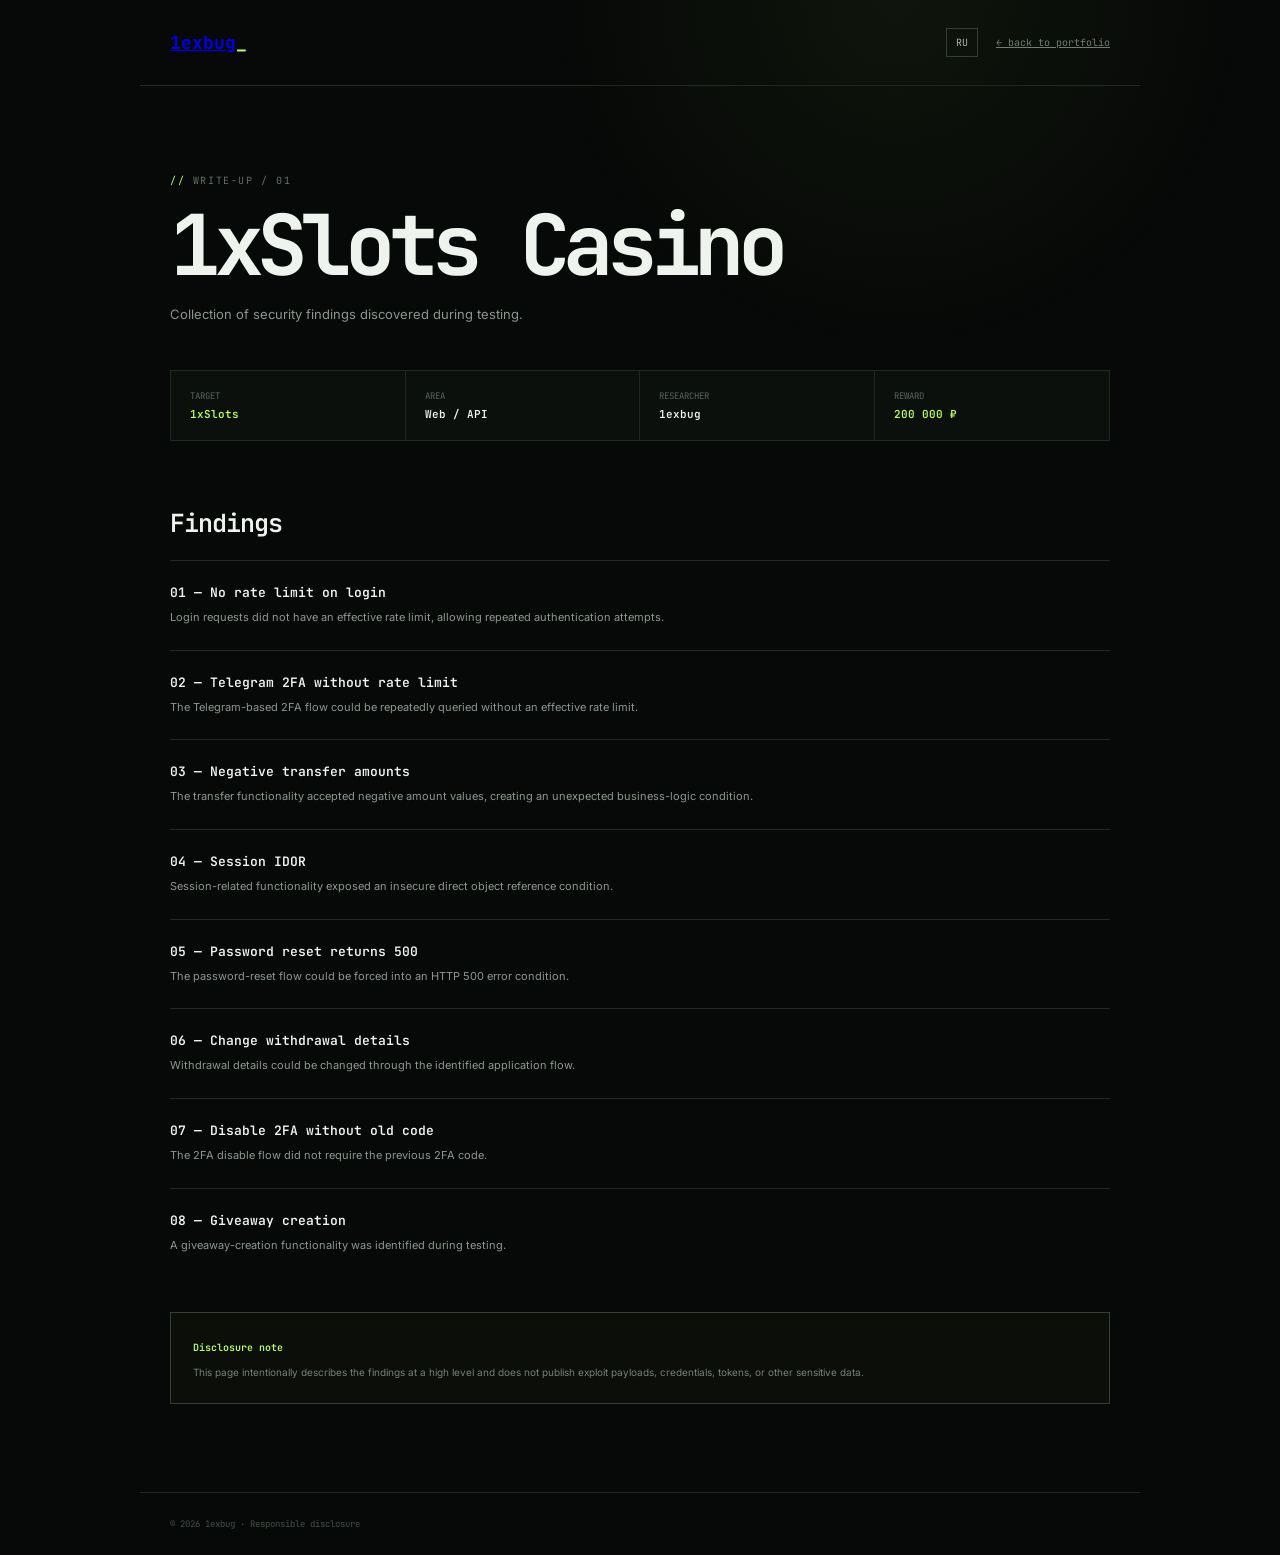
<file: writeup-1xslots.html>
<!DOCTYPE html><html lang="en"><head><meta charset="UTF-8"><meta name="viewport" content="width=device-width,initial-scale=1.0"><title>1xSlots — Write-up | 1exbug</title><link rel="icon" href="favicon.svg" type="image/svg+xml"><link rel="stylesheet" href="writeup-style.css?v=20260930v25"></head><body><header class="topbar"><a class="brand" href="index.html">1exbug<span>_</span></a><div><button class="lang" data-lang-toggle aria-label="Switch language">RU</button><a class="back" href="index.html">← <span data-i18n="back">back to portfolio</span></a></div></header><main class="writeup"><div class="eyebrow" data-i18n="eyebrow">WRITE-UP / 01</div><h1>1xSlots Casino</h1><p class="lead" data-i18n="lead">Collection of security findings discovered during testing.</p><section class="meta"><div><span data-i18n="targetLabel">Target</span><strong>1xSlots</strong></div><div><span data-i18n="areaLabel">Area</span><strong>Web / API</strong></div><div><span data-i18n="researcherLabel">Researcher</span><strong>1exbug</strong></div><div><span data-i18n="rewardLabel">Reward</span><strong data-i18n="rewardValue">200 000 ₽</strong></div></section><h2 data-i18n="findings">Findings</h2><div class="finding"><h3 data-i18n="fhead1">01 — No rate limit on login</h3><p data-i18n="f1">Login requests did not have an effective rate limit, allowing repeated authentication attempts.</p></div><div class="finding"><h3 data-i18n="fhead2">02 — Telegram 2FA without rate limit</h3><p data-i18n="f2">The Telegram-based 2FA flow could be repeatedly queried without an effective rate limit.</p></div><div class="finding"><h3 data-i18n="fhead3">03 — Negative transfer amounts</h3><p data-i18n="f3">The transfer functionality accepted negative amount values, creating an unexpected business-logic condition.</p></div><div class="finding"><h3 data-i18n="fhead4">04 — Session IDOR</h3><p data-i18n="f4">Session-related functionality exposed an insecure direct object reference condition.</p></div><div class="finding"><h3 data-i18n="fhead5">05 — Password reset returns 500</h3><p data-i18n="f5">The password-reset flow could be forced into an HTTP 500 error condition.</p></div><div class="finding"><h3 data-i18n="fhead6">06 — Change withdrawal details</h3><p data-i18n="f6">Withdrawal details could be changed through the identified application flow.</p></div><div class="finding"><h3 data-i18n="fhead7">07 — Disable 2FA without old code</h3><p data-i18n="f7">The 2FA disable flow did not require the previous 2FA code.</p></div><div class="finding"><h3 data-i18n="fhead8">08 — Giveaway creation</h3><p data-i18n="f8">A giveaway-creation functionality was identified during testing.</p></div><div class="note"><strong data-i18n="note">Disclosure note</strong><p data-i18n="notep">This page intentionally describes the findings at a high level and does not publish exploit payloads, credentials, tokens, or other sensitive data.</p></div></main><footer>© 2026 1exbug · Responsible disclosure</footer><script src="lang-writeup.js?v=20260930v25"></script></body></html>
</file>
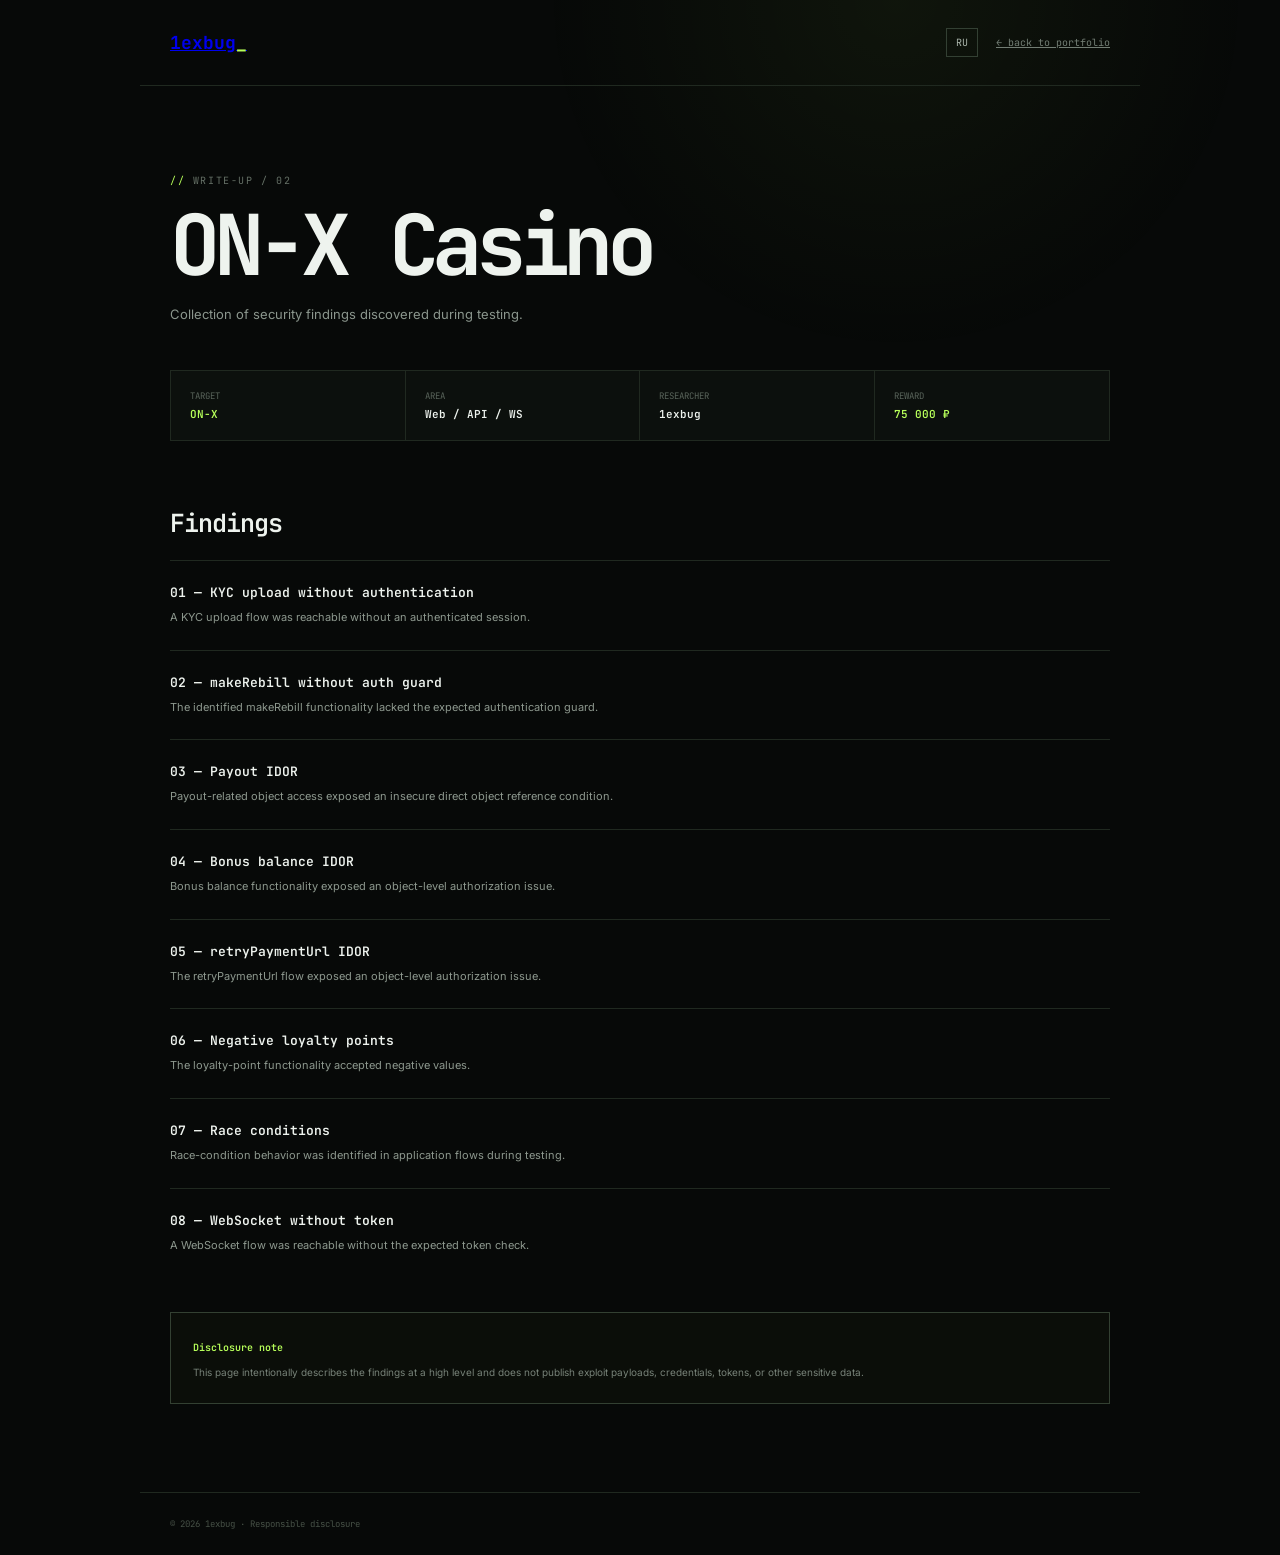
<file: writeup-onx.html>
<!DOCTYPE html><html lang="en"><head><meta charset="UTF-8"><meta name="viewport" content="width=device-width,initial-scale=1.0"><title>ON-X — Write-up | 1exbug</title><link rel="icon" href="favicon.svg" type="image/svg+xml"><link rel="stylesheet" href="writeup-style.css?v=20260930v25"></head><body><header class="topbar"><a class="brand" href="index.html">1exbug<span>_</span></a><div><button class="lang" data-lang-toggle aria-label="Switch language">RU</button><a class="back" href="index.html">← <span data-i18n="back">back to portfolio</span></a></div></header><main class="writeup"><div class="eyebrow" data-i18n="eyebrow">WRITE-UP / 02</div><h1>ON-X Casino</h1><p class="lead" data-i18n="lead">Collection of security findings discovered during testing.</p><section class="meta"><div><span data-i18n="targetLabel">Target</span><strong>ON-X</strong></div><div><span data-i18n="areaLabel">Area</span><strong>Web / API / WS</strong></div><div><span data-i18n="researcherLabel">Researcher</span><strong>1exbug</strong></div><div><span data-i18n="rewardLabel">Reward</span><strong data-i18n="rewardValue">75 000 ₽</strong></div></section><h2 data-i18n="findings">Findings</h2><div class="finding"><h3 data-i18n="fhead1">01 — KYC upload without authentication</h3><p data-i18n="f1">A KYC upload flow was reachable without an authenticated session.</p></div><div class="finding"><h3 data-i18n="fhead2">02 — makeRebill without auth guard</h3><p data-i18n="f2">The identified makeRebill functionality lacked the expected authentication guard.</p></div><div class="finding"><h3 data-i18n="fhead3">03 — Payout IDOR</h3><p data-i18n="f3">Payout-related object access exposed an insecure direct object reference condition.</p></div><div class="finding"><h3 data-i18n="fhead4">04 — Bonus balance IDOR</h3><p data-i18n="f4">Bonus balance functionality exposed an object-level authorization issue.</p></div><div class="finding"><h3 data-i18n="fhead5">05 — retryPaymentUrl IDOR</h3><p data-i18n="f5">The retryPaymentUrl flow exposed an object-level authorization issue.</p></div><div class="finding"><h3 data-i18n="fhead6">06 — Negative loyalty points</h3><p data-i18n="f6">The loyalty-point functionality accepted negative values.</p></div><div class="finding"><h3 data-i18n="fhead7">07 — Race conditions</h3><p data-i18n="f7">Race-condition behavior was identified in application flows during testing.</p></div><div class="finding"><h3 data-i18n="fhead8">08 — WebSocket without token</h3><p data-i18n="f8">A WebSocket flow was reachable without the expected token check.</p></div><div class="note"><strong data-i18n="note">Disclosure note</strong><p data-i18n="notep">This page intentionally describes the findings at a high level and does not publish exploit payloads, credentials, tokens, or other sensitive data.</p></div></main><footer>© 2026 1exbug · Responsible disclosure</footer><script src="lang-writeup.js?v=20260930v25"></script></body></html>
</file>
<file: style.css>
*{box-sizing:border-box}html{scroll-behavior:smooth}body{margin:0;background:#050705;color:#edf3ed;font-family:"DM Sans",sans-serif;line-height:1.55;overflow-x:hidden;--bg:#050705;--panel:#0a0f0a;--panel2:#0d140d;--line:#1c281d;--line2:#304330;--text:#edf3ed;--muted:#829083;--soft:#b9c5bb;--green:#b7ff5b;--green2:#7ee138}body.light{--bg:#f5f8f3;--panel:#fff;--panel2:#eef4eb;--line:#d7e0d5;--line2:#aebcab;--text:#0b110c;--muted:#667368;--soft:#3d4a40;--green:#4d941e;--green2:#397514;background:var(--bg);color:var(--text)}a{color:inherit;text-decoration:none}button{font:inherit;color:inherit}.scroll-progress{position:fixed;z-index:1000;left:0;top:0;width:0;height:2px;background:var(--green);box-shadow:0 0 18px var(--green)}.grain{position:fixed;inset:0;pointer-events:none;z-index:-2;opacity:.025;background-image:url("data:image/svg+xml,%3Csvg xmlns='http://www.w3.org/2000/svg' width='160' height='160'%3E%3Cfilter id='n'%3E%3CfeTurbulence baseFrequency='.8' numOctaves='2'/%3E%3C/filter%3E%3Crect width='100%25' height='100%25' filter='url(%23n)' opacity='.5'/%3E%3C/svg%3E")}.ambient{position:fixed;width:500px;height:500px;border-radius:50%;opacity:.045;background:radial-gradient(circle, currentColor 0%, transparent 70%);pointer-events:none;z-index:-1}.a1{color:var(--green);top:-260px;right:-120px}.a2{color:#36a5ff;bottom:-300px;left:-180px}.nav{height:72px;position:fixed;top:0;left:0;right:0;z-index:100;background:#050705c9;backdrop-filter:none;-webkit-backdrop-filter:none;border-bottom:1px solid var(--line);display:flex;align-items:center;padding:0 clamp(22px,5vw,76px);gap:40px}.light .nav{background:#f5f8f3d9}.logo{font:700 22px "JetBrains Mono";letter-spacing:-1.5px}.logo span:first-child{color:var(--green)}.caret{color:var(--green);animation:blink 1s steps(1) infinite}@keyframes blink{50%{opacity:0}}.desktop-nav{display:flex;gap:27px;margin-left:auto}.desktop-nav a{font-size:12px;color:var(--muted);transition:.2s}.desktop-nav a:hover{color:var(--text)}.nav-tools{display:flex;align-items:center;gap:10px;margin-left:10px}.lang-switch{display:flex;align-items:center;gap:5px;font:10px "JetBrains Mono";color:var(--muted);padding:4px 7px;border:1px solid var(--line);border-radius:20px}.lang{border:0;background:none;color:var(--muted);font:10px "JetBrains Mono";cursor:pointer;padding:4px 5px;border-radius:12px}.lang.active{color:#081007;background:var(--green)}.round-btn{width:34px;height:34px;border:1px solid var(--line);background:transparent;border-radius:50%;cursor:pointer;font-size:12px}.round-btn:hover{border-color:var(--green);color:var(--green)}.menu-btn{display:none}.mobile-panel{display:none}main{max-width:1380px;margin:auto;padding:0 clamp(22px,5vw,76px)}.hero{min-height:850px;padding-top:150px;display:grid;grid-template-columns:1.05fr .95fr;gap:7vw;align-items:center}.status-line{display:flex;align-items:center;gap:9px;color:var(--muted);font:10px "JetBrains Mono";text-transform:uppercase;letter-spacing:.12em}.status-line i{width:7px;height:7px;border-radius:50%;background:var(--green);box-shadow:0 0 13px var(--green)}.status-line b{margin-left:auto;color:var(--green);font-weight:500}.hero-index{font:10px "JetBrains Mono";color:var(--green);margin:55px 0 17px}h1{font-size:clamp(65px,9vw,140px);line-height:.84;letter-spacing:-.075em;margin:0;font-weight:700}h1 .outline{color:transparent;-webkit-text-stroke:1.2px #d9e5da}.hero-sub{font-size:18px;color:var(--soft);max-width:610px;margin:34px 0 28px}.hero-actions{display:flex;gap:10px}.btn{display:inline-flex;gap:20px;align-items:center;padding:13px 17px;border-radius:6px;border:1px solid var(--line2);font-size:12px;font-weight:600;transition:.25s}.btn.primary{background:var(--green);color:#071006;border-color:var(--green)}.btn.secondary{color:var(--soft)}.btn:hover{transform:translateY(-3px);box-shadow:0 15px 35px #0006}.hero-foot{display:flex;gap:25px;color:#5d6b60;font:9px "JetBrains Mono";margin-top:55px}.hero-visual{position:relative;min-height:520px;display:flex;align-items:center;justify-content:center}.orb{width:360px;height:360px;border:1px solid var(--line2);border-radius:50%;position:absolute;right:4%;top:25px;display:grid;place-items:center;background:radial-gradient(circle,#b7ff5b08,transparent 62%);animation:float 7s ease-in-out infinite}.orb-core{width:95px;height:95px;border-radius:50%;background:radial-gradient(circle at 35% 30%,#eaffca,#8fd94c 42%,#31551c 72%,transparent 73%);box-shadow:0 0 80px #b7ff5b55}.orb-label{position:absolute;top:47%;font:700 10px "JetBrains Mono";color:#071006;background:var(--green);padding:5px 7px;border-radius:3px}.orb-ring{position:absolute;border:1px dashed #78967855;border-radius:50%;animation:spin 15s linear infinite}.r1{inset:35px}.r2{inset:-20px;animation-direction:reverse;animation-duration:23s}@keyframes spin{to{transform:rotate(360deg)}}@keyframes float{50%{transform:translateY(-10px)}}.terminal{position:absolute;bottom:15px;left:0;width:min(540px,100%);background:linear-gradient(145deg,#0c120c,#060906);border:1px solid var(--line2);border-radius:10px;box-shadow:0 35px 90px #0009;overflow:hidden}.terminal-bar{height:40px;border-bottom:1px solid var(--line);display:flex;align-items:center;padding:0 13px;gap:12px;color:var(--muted);font:9px "JetBrains Mono"}.terminal-bar span{display:flex;gap:5px}.terminal-bar i{width:6px;height:6px;background:#334236;border-radius:50%}.terminal-bar em{font-style:normal}.terminal-bar button{margin-left:auto;background:none;border:0;color:var(--muted);cursor:pointer}.terminal-content{padding:22px;font:11px/1.9 "JetBrains Mono";min-height:230px}.terminal-content p{margin:0}.terminal-content b{color:var(--green)}.dim{color:#a5b2a8}.green{color:var(--green)}.type{display:inline;color:#d7e1d8}.cursor{color:var(--green);animation:blink .8s steps(1) infinite}.metrics{display:grid;grid-template-columns:repeat(4,1fr);border-top:1px solid var(--line);border-bottom:1px solid var(--line);margin:20px 0 100px}.metrics div{padding:24px 0;display:flex;align-items:baseline;gap:10px;border-right:1px solid var(--line);padding-left:25px}.metrics div:last-child{border-right:0}.metrics strong{font:700 28px "JetBrains Mono";color:var(--green)}.metrics span{font-size:11px;color:var(--muted)}.section{padding:100px 0}.section-head{display:grid;grid-template-columns:75px 1fr;gap:20px;margin-bottom:55px}.section-head>span{font:11px "JetBrains Mono";color:var(--green)}.section-head small{font:10px "JetBrains Mono";letter-spacing:.15em;color:var(--muted)}.section-head h2{font-size:clamp(38px,5vw,70px);letter-spacing:-.055em;line-height:1;margin:12px 0 0}.about-layout{display:grid;grid-template-columns:.85fr 1.15fr;gap:9vw}.big-copy{font-size:23px;line-height:1.45;color:var(--soft);margin:0}.principles{display:grid;gap:0}.principle{border-top:1px solid var(--line);padding:24px 0;display:grid;grid-template-columns:55px 150px 1fr;gap:20px}.principle:last-child{border-bottom:1px solid var(--line)}.principle span{font:10px "JetBrains Mono";color:var(--green)}.principle h3{margin:0;font-size:19px}.principle p{margin:0;color:var(--muted);font-size:13px}.research-grid{display:grid;grid-template-columns:1.15fr .85fr;gap:14px}.research-card{position:relative;border:1px solid var(--line);background:linear-gradient(145deg,#0a100a,#070a07);border-radius:10px;padding:30px;min-height:390px;overflow:hidden;transition:.35s;transform-style:preserve-3d}.research-card:hover{border-color:#466047;box-shadow:0 25px 70px #0007}.research-card:after{content:"";position:absolute;width:220px;height:220px;right:-110px;top:-110px;border-radius:50%;background:var(--green);opacity:.035}.research-card.large{grid-row:span 2;min-height:510px}.card-meta{display:flex;justify-content:space-between;font:9px "JetBrains Mono";letter-spacing:.08em}.card-meta span{color:var(--green)}.card-meta i{color:#667568;font-style:normal}.card-number{font:90px "JetBrains Mono";color:#ffffff05;position:absolute;right:20px;top:38px;line-height:1}.research-card h3{font-size:27px;line-height:1.1;max-width:450px;margin:90px 0 13px}.research-card:not(.large) h3{font-size:22px;margin-top:75px}.research-card p{color:var(--muted);max-width:540px;font-size:14px}.tags{display:flex;flex-wrap:wrap;gap:6px;margin-top:28px}.tags span{font:9px "JetBrains Mono";color:var(--soft);border:1px solid var(--line);border-radius:4px;padding:5px 7px}.read-link{position:absolute;bottom:27px;left:30px;right:30px;border-top:1px solid var(--line);padding-top:15px;display:flex;justify-content:space-between;font-size:11px}.read-link b{color:var(--green)}.card-reward{display:inline-flex;align-items:center;gap:10px;margin-top:18px;padding:7px 10px;border:1px solid var(--line);background:#0b120b;border-radius:6px}.card-reward span{font:9px "JetBrains Mono";letter-spacing:.08em;text-transform:uppercase;color:var(--muted)}.card-reward strong{font:700 15px "JetBrains Mono";color:var(--text);white-space:nowrap}.vodka-card{min-height:455px}.status.scam{display:inline-flex;align-items:center;gap:6px;color:#f0c76a;border:1px solid #5a4824;background:rgba(224,184,79,.08);padding:3px 8px;border-radius:999px;font:700 9px "JetBrains Mono";letter-spacing:.05em}.status.scam:before{content:"";width:5px;height:5px;border-radius:50%;background:#e0b84f;box-shadow:0 0 8px #e0b84f}.disclosure{min-height:250px}.disclosure-note{margin-top:22px;padding:14px 0 0;border-top:1px solid var(--line);color:var(--muted);font-size:11px;line-height:1.55}.disclosure-note p{margin:6px 0}.disclosure-note strong{color:var(--soft);font-weight:600}.status.pending{display:inline-flex;align-items:center;gap:6px;color:#d5e4d6;border:1px solid #4a5d4c;background:#172019;padding:3px 7px;border-radius:999px;font:9px "JetBrains Mono"}.status.pending:before{content:"";width:5px;height:5px;border-radius:50%;background:#e0b84f;box-shadow:0 0 8px #e0b84f}
.scam-note{display:flex;align-items:flex-start;gap:14px;margin:-25px 0 28px;padding:14px 16px;border:1px solid #3a2e1a;background:rgba(224,184,79,.045);border-radius:8px;color:var(--muted);font-size:11px;line-height:1.6}.scam-note p{margin:0;max-width:950px}.scam-mark{display:grid;place-items:center;flex:0 0 22px;width:22px;height:22px;border-radius:50%;border:1px solid #6d5624;color:#e0b84f;font:700 11px "JetBrains Mono"}.scam-row b{color:#e0b84f}.scam-row:hover{background:rgba(224,184,79,.025)}.scam-details{display:grid;grid-template-columns:1fr 1.5fr 1fr;gap:15px;padding:14px 4px 0 110px;color:var(--muted);font:10px/1.6 "JetBrains Mono"}.scam-details strong{color:var(--soft);font-weight:600}.scam-unverified{color:#e0b84f}.scam-table{border-bottom:1px solid var(--line);padding-bottom:14px}
.target-table{border-top:1px solid var(--line)}.target-row{display:grid;grid-template-columns:70px 1fr 170px 25px;align-items:center;gap:15px;padding:20px 4px;border-bottom:1px solid var(--line);transition:.2s}.target-row:hover{background:#ffffff03;padding-left:12px}.target-row span,.target-row em{font:10px "JetBrains Mono";color:var(--muted);font-style:normal}.target-row strong{font-size:16px}.target-row b{color:var(--green);font-weight:400}.target-row.head{font-size:9px;text-transform:uppercase;letter-spacing:.1em;color:var(--muted)}.method-grid{display:grid;grid-template-columns:repeat(4,1fr);border-top:1px solid var(--line);border-bottom:1px solid var(--line)}.method-card{padding:27px 22px 30px 0;border-right:1px solid var(--line);margin:20px 0 20px}.method-card:not(:first-child){padding-left:22px}.method-card:last-child{border-right:0}.method-card>span{font:10px "JetBrains Mono";color:var(--green)}.method-card h3{font-size:25px;margin:45px 0 7px}.method-card p{font-size:13px;color:var(--muted);margin:0}.stack-list{display:flex;flex-wrap:wrap;gap:8px;max-width:1000px}.stack-list span{border:1px solid var(--line);padding:10px 12px;border-radius:5px;font:10px "JetBrains Mono";color:var(--soft);transition:.2s}.stack-list span:hover{border-color:var(--green);color:var(--green);transform:translateY(-3px)}.contact{padding:80px 0 130px}.contact-inner{border:1px solid var(--line2);border-radius:12px;padding:45px;background:radial-gradient(circle at 90% 0,#b7ff5b0c,transparent 35%),var(--panel);position:relative}.contact-inner small{font:10px "JetBrains Mono";letter-spacing:.15em;color:var(--muted)}.contact-inner h2{font-size:clamp(45px,6vw,80px);line-height:.95;letter-spacing:-.06em;margin:13px 0}.contact-inner p{color:var(--muted);max-width:580px}.contact-links{display:grid;grid-template-columns:repeat(3,1fr);gap:8px;margin-top:35px}.contact-links a,.contact-links button{display:flex;justify-content:space-between;align-items:center;padding:15px;background:transparent;border:1px solid var(--line);border-radius:6px;color:var(--soft);cursor:pointer;text-align:left}.contact-links a:hover,.contact-links button:hover{border-color:var(--green);color:var(--green)}.toast{position:absolute;right:35px;top:25px;color:var(--green);font:10px "JetBrains Mono";opacity:0;transition:.2s}.toast.show{opacity:1}footer{border-top:1px solid var(--line);padding:24px clamp(22px,5vw,76px);display:flex;justify-content:space-between;color:var(--muted);font:9px "JetBrains Mono"}footer a{color:var(--green)}.reveal{opacity:0;transform:translateY(25px);transition:opacity .8s,transform .8s cubic-bezier(.2,.7,.2,1)}.reveal.visible{opacity:1;transform:none}.delay-1{transition-delay:.1s}.delay-2{transition-delay:.2s}.delay-3{transition-delay:.3s}
/* v20 research dashboard */
.stats-grid{display:grid;grid-template-columns:repeat(4,1fr);border:1px solid var(--line);border-radius:10px;overflow:hidden}.stats-grid article{min-height:170px;padding:24px;border-right:1px solid var(--line);display:flex;flex-direction:column;justify-content:space-between;background:linear-gradient(145deg,#0a100a,#070a07)}.stats-grid article:last-child{border-right:0}.stats-grid span{font:10px "JetBrains Mono";color:var(--green)}.stats-grid strong{font:700 clamp(30px,4vw,54px) "JetBrains Mono";letter-spacing:-.06em}.stats-grid b{font:10px "JetBrains Mono";color:var(--muted);font-weight:400;text-transform:uppercase}.timeline{border-left:1px solid var(--line2);margin-left:10px}.timeline article{display:grid;grid-template-columns:160px 1fr;gap:30px;padding:24px 0 24px 30px;border-bottom:1px solid var(--line);position:relative}.timeline article:before{content:"";position:absolute;left:-5px;top:30px;width:9px;height:9px;border-radius:50%;background:var(--green);box-shadow:0 0 16px #b7ff5b77}.timeline time{font:10px "JetBrains Mono";color:var(--green)}.timeline strong,.timeline span{display:block}.timeline strong{font-size:18px}.timeline span{font-size:12px;color:var(--muted);margin-top:4px}.filter-bar{display:flex;flex-wrap:wrap;gap:7px;margin-bottom:18px}.filter{border:1px solid var(--line);background:transparent;color:var(--muted);border-radius:999px;padding:8px 11px;font:9px "JetBrains Mono";cursor:pointer;transition:.2s}.filter:hover,.filter.active{border-color:var(--green);color:#071006;background:var(--green)}.vuln-matrix{display:grid;grid-template-columns:repeat(3,1fr);border-top:1px solid var(--line);border-left:1px solid var(--line);border-radius:8px;overflow:hidden}.vuln-item{min-height:130px;padding:20px;border-right:1px solid var(--line);border-bottom:1px solid var(--line);display:flex;flex-direction:column;justify-content:space-between;background:var(--panel);transition:.2s}.vuln-item:hover{background:var(--panel2);transform:translateY(-2px)}.vuln-item span{font:9px "JetBrains Mono";color:var(--green)}.vuln-item strong{font-size:17px}.vuln-item em{font:700 20px "JetBrains Mono";font-style:normal;color:var(--green)}.interactive-terminal{max-width:900px;border:1px solid var(--line2);border-radius:10px;background:#060906;box-shadow:0 30px 80px #0007;overflow:hidden}.console-output{min-height:220px;padding:24px;font:11px/1.9 "JetBrains Mono"}.console-output p{margin:0}.console-output b{color:var(--green)}.console-output .dim{color:#829083}.console-output .err{color:#e0b84f}.console-output .ok{color:var(--green)}#consoleForm{display:flex;gap:10px;border-top:1px solid var(--line);padding:15px 20px;font:11px "JetBrains Mono"}#consoleForm span{color:var(--green);white-space:nowrap}#consoleInput{flex:1;min-width:0;border:0;outline:0;background:transparent;color:var(--text);font:inherit}.bounty-table{border-top:1px solid var(--line)}.bounty-row{display:grid;grid-template-columns:1.2fr 1.5fr .6fr .7fr;gap:15px;align-items:center;padding:19px 4px;border-bottom:1px solid var(--line)}.bounty-row span,.bounty-row em{font:10px "JetBrains Mono";color:var(--muted);font-style:normal}.bounty-row b{color:var(--green);font:600 12px "JetBrains Mono"}.bounty-row.head{font:9px "JetBrains Mono";color:var(--muted);text-transform:uppercase;letter-spacing:.1em}.bounty-row strong{font-size:15px}
@media(max-width:900px){.desktop-nav{display:none}.menu-btn{display:block}.mobile-panel{position:fixed;top:72px;right:20px;z-index:90;display:none;flex-direction:column;background:var(--panel);border:1px solid var(--line2);border-radius:8px;padding:8px;box-shadow:0 20px 60px #0009}.mobile-panel.open{display:flex}.mobile-panel a{padding:11px 18px;color:var(--soft);font-size:13px}.hero{grid-template-columns:1fr;min-height:auto;padding-top:130px;padding-bottom:80px}.hero-visual{min-height:470px}.orb{right:3%;width:320px;height:320px}.metrics{margin-bottom:50px}.about-layout{grid-template-columns:1fr;gap:50px}.research-grid{grid-template-columns:1fr}.stats-grid{grid-template-columns:1fr 1fr}.stats-grid article:nth-child(2){border-right:0}.vuln-matrix{grid-template-columns:1fr 1fr}.bounty-row{grid-template-columns:1fr 1fr}.bounty-row.head{display:none}.research-card.large{grid-row:auto}.method-grid{grid-template-columns:1fr 1fr}.contact-links{grid-template-columns:1fr}}@media(max-width:600px){main{padding:0 20px}.nav{padding:0 18px}.nav-tools{margin-left:auto}.hero{padding-top:115px}.hero-index{margin-top:38px}h1{font-size:18vw}.hero-sub{font-size:16px}.hero-foot{flex-direction:column;gap:6px;margin-top:35px}.hero-visual{min-height:400px}.orb{width:245px;height:245px;right:0;top:5px}.orb-core{width:70px;height:70px}.terminal{bottom:0}.metrics{grid-template-columns:1fr 1fr}.metrics div{border-bottom:1px solid var(--line);padding:18px 12px}.metrics div:nth-child(2){border-right:0}.metrics strong{font-size:22px}.metrics span{font-size:9px}.section{padding:75px 0}.section-head{grid-template-columns:40px 1fr;gap:8px;margin-bottom:35px}.section-head h2{font-size:42px}.big-copy{font-size:19px}.principle{grid-template-columns:35px 100px 1fr;gap:8px}.research-card,.research-card.large{min-height:390px;padding:22px}.research-card h3,.research-card:not(.large) h3{font-size:23px;margin-top:75px}.read-link{left:22px;right:22px}.target-row{grid-template-columns:35px 1fr 15px}.stats-grid{grid-template-columns:1fr}.stats-grid article{border-right:0;border-bottom:1px solid var(--line)}.stats-grid article:last-child{border-bottom:0}.timeline article{grid-template-columns:1fr;gap:6px;padding-left:22px}.vuln-matrix{grid-template-columns:1fr}.bounty-row{grid-template-columns:1fr;gap:5px;padding:16px 0}.scam-details{grid-template-columns:1fr;padding-left:43px;padding-right:0}.target-row em{display:none}.method-grid{grid-template-columns:1fr}.method-card{border-right:0;border-bottom:1px solid var(--line);margin:0;padding:22px 0!important}.method-card:last-child{border-bottom:0}.contact-inner{padding:28px}.contact-links{grid-template-columns:1fr}.contact-inner h2{font-size:48px}footer{padding:22px 20px;gap:12px;flex-wrap:wrap}}@media(prefers-reduced-motion:reduce){*,*:before,*:after{animation:none!important;transition:none!important;scroll-behavior:auto!important}.reveal{opacity:1;transform:none}}

.target-row.clickable{cursor:pointer}.target-row.clickable b{transition:transform .2s}.target-row.clickable:hover b{transform:translateX(4px)}.lang{min-width:30px}.lang:focus-visible,.round-btn:focus-visible,.btn:focus-visible,.read-link:focus-visible,.target-row.clickable:focus-visible,.contact-links a:focus-visible,.contact-links button:focus-visible{outline:2px solid var(--green);outline-offset:3px}

.status.confirmed{border-color:rgba(170,255,60,.45);color:var(--green);}


/* Vodka Casino research card */
.stack-card {
  position: relative;
  display: block;
  padding: 26px;
  border: 1px solid rgba(255,255,255,.08);
  border-radius: 18px;
  background: rgba(255,255,255,.018);
  color: inherit;
  text-decoration: none;
  overflow: hidden;
  transition: transform .25s ease, border-color .25s ease, background .25s ease;
}
.stack-card::after {
  content: '';
  position: absolute;
  inset: 0;
  background: radial-gradient(circle at 85% 15%, rgba(183,255,91,.08), transparent 38%);
  pointer-events: none;
}
.stack-card:hover {
  transform: translateY(-4px);
  border-color: rgba(183,255,91,.30);
  background: rgba(255,255,255,.028);
}
.stack-card__header, .stack-card__meta {
  position: relative;
  z-index: 1;
  display: flex;
  align-items: center;
  gap: 9px;
}
.stack-card__header { justify-content: space-between; margin-bottom: 22px; }
.stack-card__tag, .stack-card__status {
  padding: 6px 9px;
  border-radius: 999px;
  font-size: 11px;
  font-weight: 700;
  letter-spacing: .08em;
  text-transform: uppercase;
}
.stack-card__tag {
  color: #b7ff5b;
  background: rgba(183,255,91,.08);
  border: 1px solid rgba(183,255,91,.20);
}
.stack-card__status {
  color: #9fe6b4;
  background: rgba(80,190,110,.08);
  border: 1px solid rgba(80,190,110,.18);
}
.stack-card h3 {
  position: relative;
  z-index: 1;
  margin: 0 0 10px;
  font-size: 25px;
}
.stack-card p {
  position: relative;
  z-index: 1;
  margin: 0;
  color: #aeb7c6;
  line-height: 1.7;
}
.stack-card__meta {
  flex-wrap: wrap;
  margin-top: 18px;
}
.stack-card__meta span {
  padding: 7px 10px;
  border-radius: 8px;
  background: #111722;
  border: 1px solid rgba(255,255,255,.07);
  color: #aeb8c8;
  font-size: 12px;
}
.stack-card__link {
  position: relative;
  z-index: 1;
  display: inline-block;
  margin-top: 22px;
  color: #b7ff5b;
  font-size: 13px;
  font-weight: 700;
}
@media (min-width: 850px) {
  .stack-card { grid-column: span 2; }
}




[hidden]{display:none!important}

.skip-link{position:fixed;left:16px;top:-120px;z-index:11000;padding:9px 12px;border:1px solid var(--green);border-radius:6px;background:var(--panel);color:var(--text);font:10px "JetBrains Mono";transition:top .2s ease}
.skip-link:focus{top:10px}

/* v25 — reliable, dependency-free motion system */
.reveal{opacity:1;visibility:visible;transform:none;filter:none;will-change:auto}
.reveal.in-view{animation:sectionReveal .72s cubic-bezier(.22,1,.36,1) var(--motion-delay,0ms) both}
@keyframes sectionReveal{from{opacity:0;transform:translate3d(0,26px,0) scale(.992)}to{opacity:1;transform:none}}
.page-ready .hero-copy .status-line{animation:heroRise .62s cubic-bezier(.22,1,.36,1) both}
.page-ready .hero-index{animation:heroRise .62s .08s cubic-bezier(.22,1,.36,1) both}
.page-ready .hero h1{animation:heroRiseLarge .82s .14s cubic-bezier(.22,1,.36,1) both}
.page-ready .hero-sub{animation:heroRise .66s .23s cubic-bezier(.22,1,.36,1) both}
.page-ready .hero-actions{animation:heroRise .62s .31s cubic-bezier(.22,1,.36,1) both}
.page-ready .hero-foot{animation:heroRise .55s .38s cubic-bezier(.22,1,.36,1) both}
.page-ready .hero-visual{animation:heroVisualIn .9s .12s cubic-bezier(.22,1,.36,1) both}
@keyframes heroRise{from{opacity:0;transform:translate3d(0,18px,0)}to{opacity:1;transform:none}}
@keyframes heroRiseLarge{from{opacity:0;transform:translate3d(0,34px,0) scale(.985)}to{opacity:1;transform:none}}
@keyframes heroVisualIn{from{opacity:0;transform:translate3d(34px,0,0) scale(.965) rotateY(-4deg)}to{opacity:1;transform:none}}
.hero-copy,.hero-visual{--parallax-y:0px}
.hero-copy{transform:translate3d(0,var(--parallax-y),0)}
.hero-visual{transform:translate3d(0,var(--parallax-y),0)}
.research-card[data-tilt]{--rx:0deg;--ry:0deg;--tz:0px;transform:perspective(900px) rotateX(var(--rx)) rotateY(var(--ry)) translateZ(var(--tz));transition:transform .24s ease,border-color .35s,box-shadow .35s}
.hero-actions .btn,.contact-links a,.contact-links button{transform:translate3d(var(--mx-btn,0px),var(--my-btn,0px),0)}
.cursor-dot{left:0;top:0}
.cursor-ring{left:0;top:0}
@media (pointer:fine) and (min-width:901px){.research-card[data-tilt]{transform-style:preserve-3d}.research-card[data-tilt]:hover{box-shadow:0 30px 85px #0008}}
@media (prefers-reduced-motion:reduce){
  .reveal,.reveal.in-view,.page-ready .hero-copy .status-line,.page-ready .hero-index,.page-ready .hero h1,.page-ready .hero-sub,.page-ready .hero-actions,.page-ready .hero-foot,.page-ready .hero-visual{animation:none!important;opacity:1!important;transform:none!important}
}

.disclosure-highlight{margin:0 0 14px!important;padding:12px 14px;border:1px solid rgba(183,255,91,.18);border-radius:10px;background:rgba(183,255,91,.035);line-height:1.55}


/* v27 — readable report modal */
.report-read{position:absolute;bottom:27px;left:30px;right:30px;width:calc(100% - 60px);border:0;border-top:1px solid var(--line);padding:15px 0 0;background:transparent;color:var(--soft);font:11px inherit;text-align:left;display:flex;justify-content:space-between;align-items:center;cursor:pointer}
.report-read b{color:var(--green);transition:transform .2s ease}.report-read:hover b{transform:translateX(4px)}
.report-read:focus-visible{outline:2px solid var(--green);outline-offset:4px}
.cabura-card{min-height:460px}.cabura-findings-line{color:var(--muted)!important}.report-target-row{cursor:pointer}
.report-target-row:focus-visible{outline:2px solid var(--green);outline-offset:-3px}
.report-modal{width:min(1080px,calc(100vw - 32px));max-width:none;height:min(88vh,900px);max-height:none;margin:auto;padding:0;border:1px solid rgba(183,255,91,.18);border-radius:16px;background:#070a07;color:var(--text);box-shadow:0 40px 140px rgba(0,0,0,.72)}
.report-modal::backdrop{background:rgba(2,4,2,.78)}
.report-modal__shell{display:flex;flex-direction:column;height:100%}
.report-modal__header{display:flex;align-items:flex-start;justify-content:space-between;gap:18px;padding:24px 26px;border-bottom:1px solid var(--line);background:linear-gradient(180deg,rgba(183,255,91,.045),transparent)}
.report-modal__eyebrow{font:10px "JetBrains Mono";letter-spacing:.14em;color:var(--green)}
.report-modal__header h2{margin:10px 0 0;font-size:clamp(24px,3vw,38px);letter-spacing:-.04em}
.report-modal__close{width:38px;height:38px;border:1px solid var(--line);border-radius:50%;background:transparent;color:var(--soft);font-size:26px;line-height:1;cursor:pointer}.report-modal__close:hover{border-color:var(--green);color:var(--green)}
.report-modal__body{overflow:auto;padding:24px 26px 40px;overscroll-behavior:contain}
.report-modal__summary{padding:0 0 24px;border-bottom:1px solid var(--line)}
.report-modal__label{display:block;margin-bottom:9px;color:var(--green);font:9px "JetBrains Mono";text-transform:uppercase;letter-spacing:.12em}.report-modal__summary p{margin:0;max-width:900px;color:var(--soft);font-size:14px;line-height:1.7}.report-modal__status-line{margin-top:14px!important;color:var(--green)!important;font:11px "JetBrains Mono"}.report-modal__tags{display:flex;flex-wrap:wrap;gap:7px;margin:11px 0 20px}.report-modal__tags span{border:1px solid var(--line);border-radius:999px;padding:6px 9px;color:var(--muted);font:9px "JetBrains Mono"}
.report-finding{padding:30px 0;border-bottom:1px solid var(--line)}.report-finding:last-child{border-bottom:0}.report-finding__head{display:grid;grid-template-columns:48px 1fr;gap:13px;align-items:start}.report-finding__index{color:#b7ff5b44;font:600 24px "JetBrains Mono"}.report-finding h3{margin:0;font-size:22px;line-height:1.2}.severity{display:inline-flex;margin-top:9px;padding:4px 7px;border-radius:999px;border:1px solid rgba(255,255,255,.09);color:var(--muted);font:9px "JetBrains Mono"}.severity-critical{border-color:rgba(224,184,79,.35);color:#e0b84f}.severity-high{border-color:rgba(183,255,91,.25);color:var(--green)}
.report-finding__desc{margin:13px 0 0;color:var(--muted);font-size:13px;line-height:1.7;max-width:900px}.report-block{margin-top:24px}.report-block h4,.report-callout h4{margin:0 0 10px;color:var(--soft);font-size:12px}.report-block ol{margin:0;padding-left:22px;color:var(--muted);font-size:12px;line-height:1.75}.report-block li+li{margin-top:5px}.report-block pre{margin:0;overflow:auto;padding:16px;border:1px solid var(--line);border-radius:10px;background:#040604;color:#c8d2c8;font:11px/1.7 "JetBrains Mono";white-space:pre-wrap;word-break:break-word}.report-callout{margin-top:18px;padding:14px 16px;border-left:2px solid var(--green);background:rgba(183,255,91,.035);border-radius:0 8px 8px 0}.report-callout--muted{border-left-color:var(--line2);background:rgba(255,255,255,.015)}.report-callout p{margin:0;color:var(--muted);font-size:12px;line-height:1.7}.report-finding__timeline{margin:16px 0 0;color:#6d7b6d;font:9px "JetBrains Mono"}.report-modal__footer{display:flex;justify-content:space-between;align-items:center;gap:16px;padding:14px 26px;border-top:1px solid var(--line);color:var(--muted);font:9px "JetBrains Mono"}.report-modal__done{padding:10px 14px}
body.modal-open{overflow:hidden}
@media(max-width:600px){.report-read{left:22px;right:22px;width:calc(100% - 44px)}.cabura-card{min-height:500px}.report-modal{width:calc(100vw - 16px);height:92vh;border-radius:12px}.report-modal__header,.report-modal__body{padding-left:18px;padding-right:18px}.report-modal__footer{padding:12px 18px}.report-finding__head{grid-template-columns:36px 1fr}.report-finding h3{font-size:19px}.report-modal__header h2{font-size:25px}}

.report-finding__facts{display:grid;grid-template-columns:repeat(2,minmax(0,1fr));gap:10px;margin-top:16px}.report-finding__facts>span{display:block;padding:10px 12px;border:1px solid var(--line);border-radius:8px;background:rgba(255,255,255,.012);color:var(--muted);font:10px/1.5 "JetBrains Mono"}.report-finding__facts b{color:var(--soft);font-weight:600;margin-right:5px}.report-finding__facts a{color:var(--green);text-decoration:underline;text-underline-offset:2px}.report-evidence{margin-top:16px}.dragon-card{min-height:420px;border-color:rgba(255,103,74,.15)}.dragon-card:hover{border-color:rgba(255,103,74,.48);box-shadow:0 25px 70px rgba(0,0,0,.72),0 0 35px rgba(255,103,74,.08)}.dragon-card .card-meta span{color:#ff876d}.dragon-card .tags span:first-child{border-color:rgba(255,103,74,.35);color:#ffad99}.dragon-card .card-number{color:rgba(255,140,110,.06)}
@media(max-width:600px){.report-finding__facts{grid-template-columns:1fr}}
</file>
<file: writeup-style.css>
@import url('https://fonts.googleapis.com/css2?family=Inter:wght@400;500;600;700&family=JetBrains+Mono:wght@400;500;600;700&display=swap');
:root{--bg:#070908;--panel:#0c100d;--border:#202920;--border2:#2c392d;--text:#eef3ee;--muted:#8d988e;--accent:#b7ff5a}*{box-sizing:border-box}html{scroll-behavior:smooth}body{margin:0;background:var(--bg);color:var(--text);font:13px/1.7 Inter,system-ui,sans-serif}body:before{content:'';position:fixed;inset:0;pointer-events:none;background:radial-gradient(circle at 70% 0,rgba(183,255,90,.05),transparent 28%);z-index:-1}.topbar{max-width:1000px;margin:auto;padding:28px 30px;display:flex;justify-content:space-between;align-items:center;border-bottom:1px solid var(--border)}.brand{font:700 18px 'JetBrains Mono',monospace}.brand span{color:var(--accent);animation:blink 1s infinite}.topbar>div{display:flex;gap:18px;align-items:center}.back{font:10px 'JetBrains Mono',monospace;color:#727d74}.back:hover{color:var(--accent)}.lang{background:transparent;border:1px solid #334033;color:#aab5ab;font:10px 'JetBrains Mono';padding:7px 9px;cursor:pointer}.lang:hover{border-color:var(--accent);color:var(--accent)}.writeup{max-width:1000px;margin:auto;padding:88px 30px}.eyebrow{font:10px 'JetBrains Mono',monospace;color:#657066;letter-spacing:.16em}.eyebrow:before{content:'// ';color:var(--accent)}.writeup h1{font:700 clamp(46px,8vw,84px)/.95 'JetBrains Mono',monospace;letter-spacing:-.075em;margin:18px 0}.lead{color:#8b968d;max-width:700px}.meta{display:grid;grid-template-columns:repeat(3,1fr);border:1px solid var(--border);margin:45px 0 65px;background:var(--panel)}.meta div{padding:19px;border-right:1px solid var(--border)}.meta div:last-child{border:0}.meta span{display:block;color:#59645b;font:9px 'JetBrains Mono',monospace;text-transform:uppercase}.meta strong{display:block;margin-top:5px;font:600 11px 'JetBrains Mono',monospace}.meta div:first-child strong{color:var(--accent)}h2{font:600 25px 'JetBrains Mono',monospace;letter-spacing:-.04em;margin-bottom:20px}.finding{border-top:1px solid var(--border);padding:23px 0}.finding h3{font:600 13px 'JetBrains Mono',monospace;margin:0 0 7px}.finding p{color:var(--muted);font-size:11px;margin:0}.note{border:1px solid #334032;background:rgba(183,255,90,.025);padding:22px;margin-top:35px}.note strong{font:600 10px 'JetBrains Mono',monospace;color:var(--accent)}.note p{color:#778278;font-size:10px;margin:7px 0 0}footer{max-width:1000px;margin:auto;padding:25px 30px;border-top:1px solid var(--border);color:#465046;font:9px 'JetBrains Mono',monospace}@keyframes blink{50%{opacity:0}}@media(max-width:650px){.topbar{padding:22px 20px}.writeup{padding:65px 20px}.meta{grid-template-columns:1fr}.meta div{border-right:0;border-bottom:1px solid var(--border)}.meta div:last-child{border-bottom:0}.topbar>div{gap:10px}}

/* v23 responsive/meta polish */
html{scroll-padding-top:86px;-webkit-text-size-adjust:100%}
body{-webkit-font-smoothing:antialiased;text-rendering:optimizeLegibility}
.meta{grid-template-columns:repeat(4,1fr)}
.meta div{min-width:0}
.meta div:last-child strong{color:var(--accent)}
.lang:focus-visible,.back:focus-visible,.brand:focus-visible{outline:2px solid var(--accent);outline-offset:3px}
@media(max-width:820px){.meta{grid-template-columns:1fr 1fr}.meta div:nth-child(2){border-right:0}.meta div:nth-child(3){border-top:1px solid var(--border)} }
@media(max-width:650px){html{scroll-padding-top:70px}.meta{grid-template-columns:1fr}.meta div{border-right:0!important;border-bottom:1px solid var(--border)}.meta div:last-child{border-bottom:0}}

/* v25 crisp write-up hardening */
html{overflow-x:hidden}body{overflow-x:hidden}.meta strong{white-space:nowrap}.finding p{overflow-wrap:anywhere}@media(max-width:650px){.meta strong{white-space:normal}}
</file>
